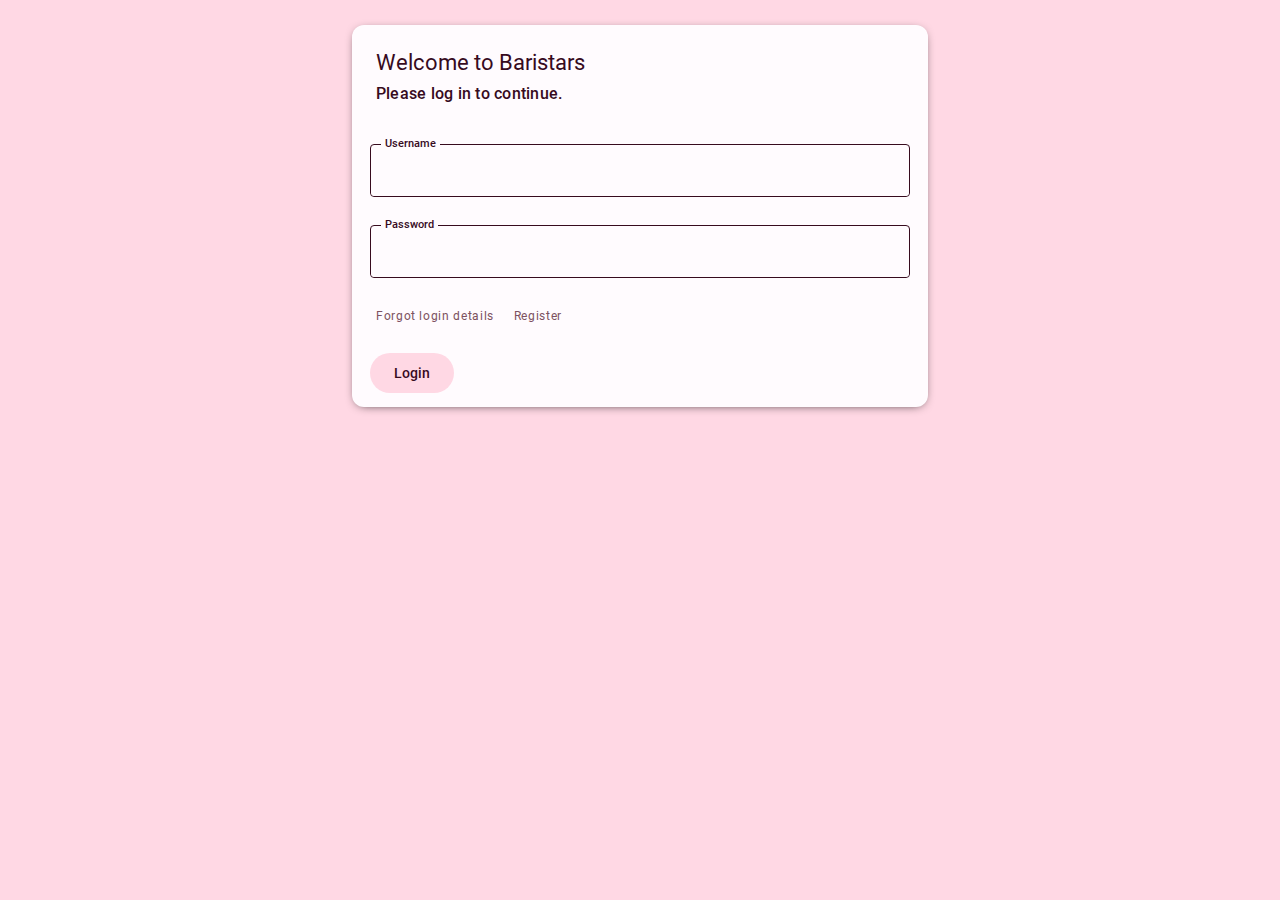
<file: PWA/index.html>
<!DOCTYPE html>
<html lang="en">

<head>
    <meta charset="UTF-8">
    <meta http-equiv="X-UA-Compatible" content="IE=edge">
    <meta name="viewport" content="width=device-width, initial-scale=1.0">
    <meta name="description" content="Baristars - Login">
    <!-- START ICONS/THEME -->
    <link rel="apple-touch-icon" sizes="180x180" href="images/icons/apple-touch-icon.png">
    <link rel="icon" type="image/png" sizes="32x32" href="images/icons/favicon-32x32.png">
    <link rel="icon" type="image/png" sizes="194x194" href="images/icons/favicon-194x194.png">
    <link rel="icon" type="image/png" sizes="192x192" href="images/icons/android-chrome-192x192.png">
    <link rel="icon" type="image/png" sizes="16x16" href="images/icons/favicon-16x16.png">
    <link rel="mask-icon" href="images/icons/safari-pinned-tab.svg" color="#492532">
    <meta name="msapplication-TileColor" content="#492532">
    <meta name="msapplication-TileImage" content="images/icons/mstile-144x144.png">
    <meta name="theme-color" content="#ffd8e4">
    <!-- END ICONS/THEME -->
    <link rel="manifest" href="manifest.json"> 
    <link rel="stylesheet" href="css/md-root.css">
    <link rel="stylesheet" href="css/md-components-small.css">
    <link rel="stylesheet" href="css/md-components-large.css">
    <title>Baristars - Login</title>
</head>

<body>

    <header>

        <!-- TOP APP BAR -->
        <div id="md-top-app-bar-centered">
            <div class="logo" alt="Baristars Logo"></div>
        </div>
        <!-- END TOP APP BAR -->        

    </header>

    <main id="content-container-login">
        
        <!-- CARD (NO IMAGE) -->
        <article class="md-card-elevated login-card" id="login-card">
        
            <aside class="card-text-container">
        
                <form name="login-form" id="login-form" action="#" method="post">
        
                    <article class="body-text-container login-card">
                        <h1 class="md-font-title-large">Welcome to Baristars</h1>
                        <p class="md-font-title-medium">Please log in to continue.</p>
                    </article>

                    <fieldset class="text-input-field">
                        <legend>Username</legend>
                        <input class="md-text-outlined" type="text" id="login-un" name="login-un" maxlength="75" aria-label="Username">
                    </fieldset>

                    <fieldset class="text-input-field">
                        <legend>Password</legend>
                        <input class="md-text-outlined" type="password" id="login-pw" name="login-pw" maxlength="75" aria-label="Password">
                    </fieldset>

                    <article class="body-text-container-note">
                        <p class="md-font-body-small">
                            <a href="#" target="_self">Forgot login details</a>
                            <a href="register.html" target="_self">Register</a> 
                        </p>
                    </article>
                    
                    <p>
                        <a href="home.html" target="_self">
                            <input class="md-cp-button-common-filled" id="login-button" type="button" value="Login" aria-label="Login">
                        </a>
                    </p>
        
                </form>
        
            </aside>
        
        </article>
        <!-- END CARD -->

    </main>

    <footer>
        
    </footer>

    <script>
        //check whether browser support service workers
        if ('serviceWorker' in navigator) {
            //wait until page loaded to avoid delaying rendering
            window.addEventListener('load', function() {
                //register service worker
                navigator.serviceWorker.register('serviceworker.js').then(
                    function(registration) {
           console.log('Service worker registration successful',registration);
                    }, 
                    function(err) {
                   console.log('Service worker registration failed', err);
                });
            });
        }
    </script>

</body>

</html>
</file>
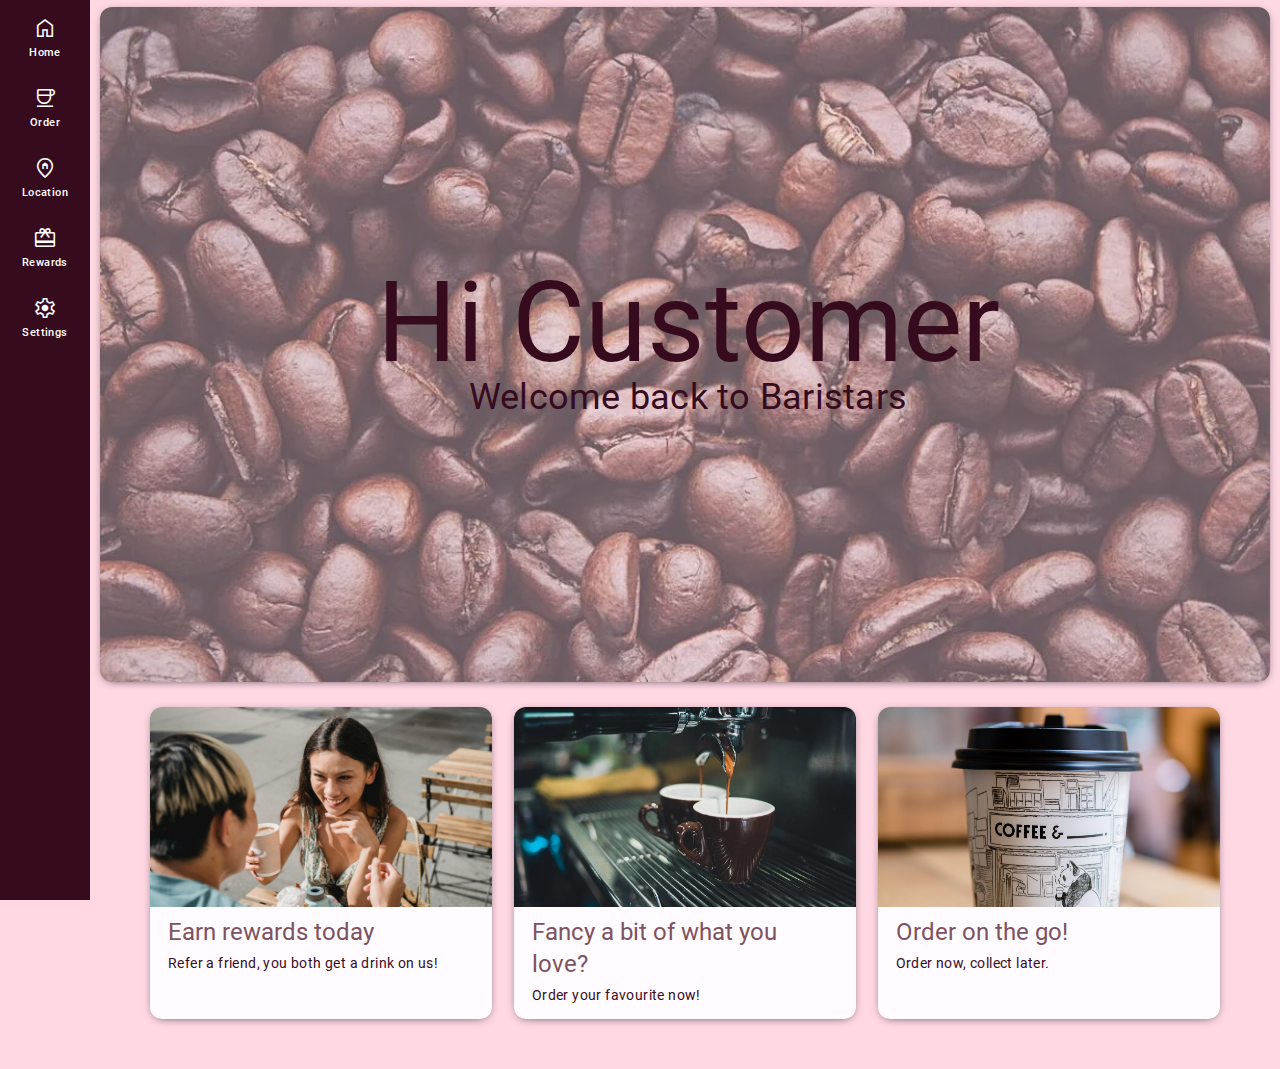
<file: PWA/home.html>
<!DOCTYPE html>
<html lang="en">

<head>
    <meta charset="UTF-8">
    <meta http-equiv="X-UA-Compatible" content="IE=edge">
    <meta name="viewport" content="width=device-width, initial-scale=1.0">
    <meta name="description" content="Baristars - Home">
    <!-- START ICONS/THEME -->
    <link rel="apple-touch-icon" sizes="180x180" href="images/icons/apple-touch-icon.png">
    <link rel="icon" type="image/png" sizes="32x32" href="images/icons/favicon-32x32.png">
    <link rel="icon" type="image/png" sizes="194x194" href="images/icons/favicon-194x194.png">
    <link rel="icon" type="image/png" sizes="192x192" href="images/icons/android-chrome-192x192.png">
    <link rel="icon" type="image/png" sizes="16x16" href="images/icons/favicon-16x16.png">
    <link rel="mask-icon" href="images/icons/safari-pinned-tab.svg" color="#492532">
    <meta name="msapplication-TileColor" content="#492532">
    <meta name="msapplication-TileImage" content="images/icons/mstile-144x144.png">
    <meta name="theme-color" content="#ffd8e4">
    <!-- END ICONS/THEME -->
    <link rel="manifest" href="manifest.json">
    <link rel="stylesheet" href="css/md-root.css">
    <link rel="stylesheet" href="css/md-components-small.css">
    <link rel="stylesheet" href="css/md-components-large.css">
    <link rel="stylesheet" href="https://fonts.googleapis.com/css2?family=Material+Symbols+Outlined:opsz,wght,FILL,GRAD@20..48,100..700,0..1,-50..200" />
    <title>Baristars - Home</title>
</head>

<body>

    <header>
        
        <!-- TOP APP BAR -->
        <section id="md-top-app-bar-centered">
            <div class="logo" alt="Baristars Logo"></div>
        </section>
        <!-- END TOP APP BAR -->
        
        <!-- BOTTOM APP BAR -->
        <nav>
            <ul id="md-cp-bottom-app-bar">
                <li>
                    <a aria-current="page" href="home.html" class="nav-text">
                        <span class="material-symbols-outlined">&#xe88a;</span>
                        <span class="nav-icon-text">Home</span>
                    </a>
                </li>
                <li>
                    <a href="order.html" class="nav-text">
                        <span class="material-symbols-outlined">&#xefef;</span>
                        <span class="nav-icon-text">Order</span>
                    </a>
                </li>
                <li>
                    <a href="location.html" class="nav-text">
                        <span class="material-symbols-outlined">&#xf14d;</span>
                        <span class="nav-icon-text">Location</span>
                    </a>
                </li>
                <li>
                    <a href="rewards.html" class="nav-text">
                        <span class="material-symbols-outlined">&#xe8b1;</span>
                        <span class="nav-icon-text">Rewards</span>
                    </a>
                </li>
                <li>
                    <a href="settings.html" class="nav-text">
                        <span class="material-symbols-outlined">&#xe8b8;</span>
                        <span class="nav-icon-text">Settings</span>
                    </a>
                </li>                
            </ul>
        </nav>
        <!-- END BOTTOM APP BAR -->
        
    </header>

    <main id="content-container">
       
        <section id="content-head-home">
            
            <article class="body-text-container">
                <h1 class="md-font-title-large">Hi Customer</h1>
                <p class="md-font-title-medium">Welcome back to Baristars</p>
            </article>
        
        </section>

        <section id="content-main">

            <!-- CARD (WITH IMAGE) -->
            
            <article class="md-card-elevated">
                <a href="rewards.html" target="_self">
                    <picture class="card-img-container">
                        <source media="(max-width: 75em)" srcset="images/stock/refer-pexels-samson-katt-5226490.webp" type="image/webp">
                        <img class="card-img-refer" src="images/stock/refer-pexels-samson-katt-5226490.jpg" alt="Order your favourite">
                        <!-- stock image from https://www.pexels.com/search/coffee/ -->
                    </picture>

                    <aside class="card-text-container">
                        <h2 class="md-font-headline-small">Earn rewards today</h2>
                        <p class="md-font-body-medium">Refer a friend, you both get a drink on us!</p>
                    </aside>
                </a>
            </article>
            
            <!-- END CARD -->

            <!-- CARD (WITH IMAGE) -->
            
            <article class="md-card-elevated">
                <a href="order.html" target="_self">
                    <picture class="card-img-container">
                        <source media="(max-width: 75em)" srcset="images/stock/machine-pour-pexels-photo-324028.webp" type="image/webp">
                        <img class="card-img-fave" src="images/stock/machine-pour-pexels-photo-324028.jpg" alt="Order your favourite">
                        <!-- stock image from https://www.pexels.com/search/coffee/ -->
                    </picture>

                    <aside class="card-text-container">
                        <h2 class="md-font-headline-small">Fancy a bit of what you love?</h2>
                        <p class="md-font-body-medium">Order your favourite now!</p>
                    </aside>
                </a>
            </article>
            
            <!-- END CARD -->

            <!-- CARD (WITH IMAGE) -->
            
                <article class="md-card-elevated">
                    <a href="#" target="_self">
                        <picture class="card-img-container">
                            <source media="(max-width: 75em)" srcset="images/stock/coffee-takeaway--pexels-photo-885021.webp" type="image/webp">
                            <img class="card-img-takeaway" src="images/stock/coffee-takeaway--pexels-photo-885021.jpg" alt="Order takeaway">
                            <!-- stock image from https://www.pexels.com/search/coffee/ -->
                        </picture> 

                        <aside class="card-text-container">
                            <h2 class="md-font-headline-small">Order on the go!</h2>
                            <p class="md-font-body-medium">Order now, collect later.</p>
                        </aside>
                    </a>
                </article>
            <!-- END CARD -->

        </section>

    </main>

    <footer>
        
    </footer>

    <script>
        //check whether browser support service workers
        if ('serviceWorker' in navigator) {
            //wait until page loaded to avoid delaying rendering
            window.addEventListener('load', function() {
                //register service worker
                navigator.serviceWorker.register('serviceworker.js').then(
                    function(registration) {
            console.log('Service worker registration successful',registration);
                    }, 
                    function(err) {
                   console.log('Service worker registration failed', err);
                });
            });
        }
    </script>

</body>

</html>
</file>
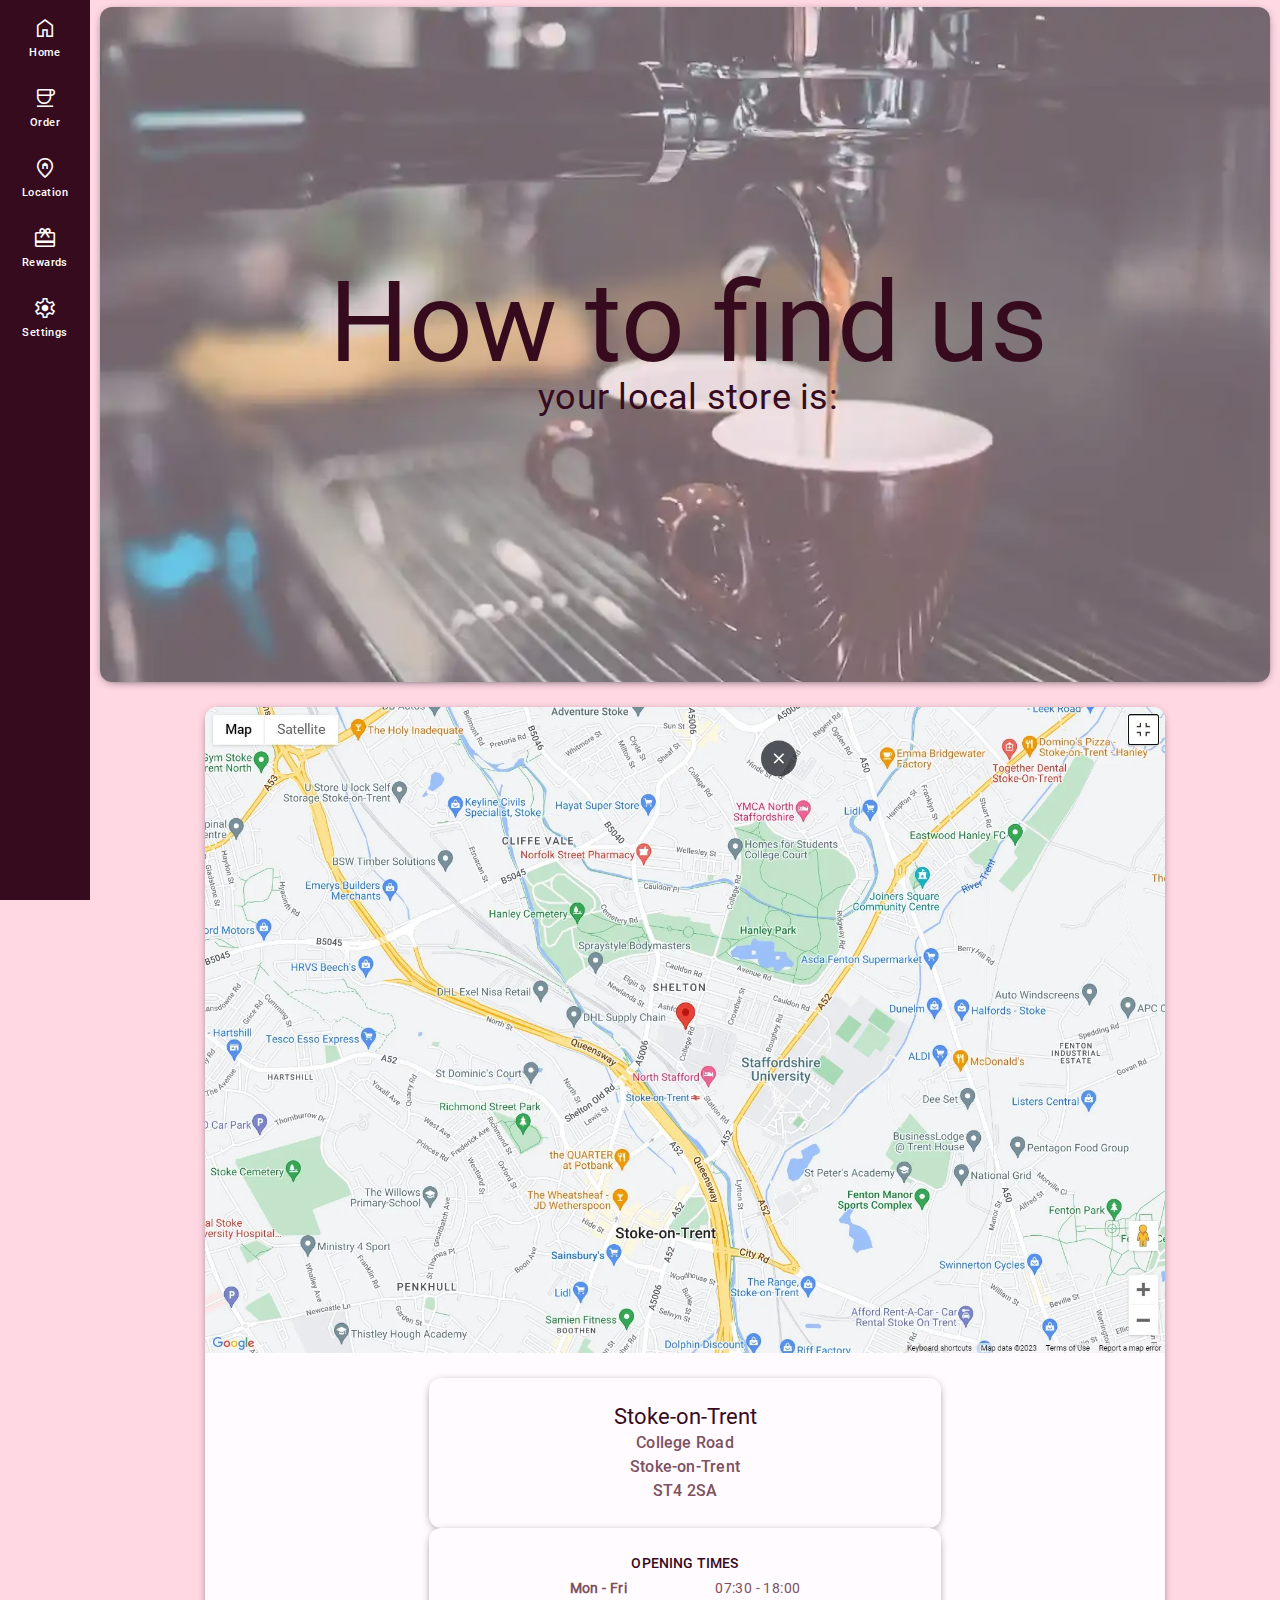
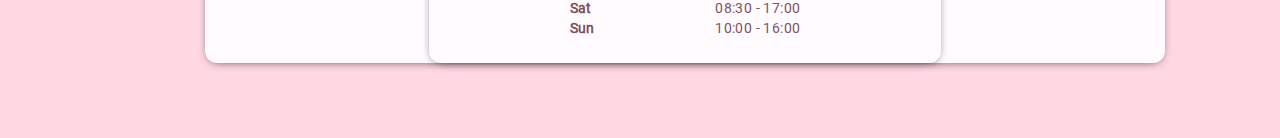
<file: PWA/location.html>
<!DOCTYPE html>
<html lang="en">

<head>
    <meta charset="UTF-8">
    <meta http-equiv="X-UA-Compatible" content="IE=edge">
    <meta name="viewport" content="width=device-width, initial-scale=1.0">
    <meta name="description" content="MAD5 Assignment 2">
    <!-- START ICONS/THEME -->
    <link rel="apple-touch-icon" sizes="180x180" href="images/icons/apple-touch-icon.png">
    <link rel="icon" type="image/png" sizes="32x32" href="images/icons/favicon-32x32.png">
    <link rel="icon" type="image/png" sizes="194x194" href="images/icons/favicon-194x194.png">
    <link rel="icon" type="image/png" sizes="192x192" href="images/icons/android-chrome-192x192.png">
    <link rel="icon" type="image/png" sizes="16x16" href="images/icons/favicon-16x16.png">
    <link rel="mask-icon" href="images/icons/safari-pinned-tab.svg" color="#492532">
    <meta name="msapplication-TileColor" content="#492532">
    <meta name="msapplication-TileImage" content="images/icons/mstile-144x144.png">
    <meta name="theme-color" content="#ffd8e4">
    <!-- END ICONS/THEME -->
    <link rel="manifest" href="manifest.json"> 
    <link rel="stylesheet" href="css/md-root.css">
    <link rel="stylesheet" href="css/md-components-small.css">
    <link rel="stylesheet" href="css/md-components-large.css">
    <link rel="stylesheet" href="https://fonts.googleapis.com/css2?family=Material+Symbols+Outlined:opsz,wght,FILL,GRAD@20..48,100..700,0..1,-50..200" />
    <title>MAD5 Assignment 2 - Welcome</title>
</head>

<body>

    <header>
        
        <!-- TOP APP BAR -->
        <div id="md-top-app-bar-centered">
            <div class="logo" alt="Baristars Logo"></div>
        </div>
        <!-- END TOP APP BAR -->
        
        <!-- BOTTOM APP BAR -->
        <nav>
            <ul id="md-cp-bottom-app-bar">
                <li>
                    <a href="home.html" class="nav-text">
                        <span class="material-symbols-outlined">&#xe88a;</span>
                        <span class="nav-icon-text">Home</span>
                    </a>
                </li>
                <li>
                    <a href="order.html" class="nav-text">
                        <span class="material-symbols-outlined">&#xefef;</span>
                        <span class="nav-icon-text">Order</span>
                    </a>
                </li>
                <li>
                    <a aria-current="page" href="location.html" class="nav-text">
                        <span class="material-symbols-outlined">&#xf14d;</span>
                        <span class="nav-icon-text">Location</span>
                    </a>
                </li>
                <li>
                    <a href="rewards.html" class="nav-text">
                        <span class="material-symbols-outlined">&#xe8b1;</span>
                        <span class="nav-icon-text">Rewards</span>
                    </a>
                </li>
                <li>
                    <a href="settings.html" class="nav-text">
                        <span class="material-symbols-outlined">&#xe8b8;</span>
                        <span class="nav-icon-text">Settings</span>
                    </a>
                </li>                
            </ul>
        </nav>
        <!-- END BOTTOM APP BAR -->
        
    </header>

    <main id="content-container">

        <section id="content-head-order">
            
            <article class="body-text-container">
                <h1 class="md-font-title-large">How to find us</h1>
                <p class="md-font-title-medium">your local store is:</p>
            </article>
        
        </section>

        <section id="content-main-location">

            <!-- CARD (WITH IMAGE) -->
                
            <article id="location-card" class="md-card-elevated">
                
                    <picture class="map-img-container">
                        <source media="(max-width: 75em)" srcset="images/gmap-screenshot.webp" type="image/webp">
                        <img class="card-img-location" src="images/gmap-screenshot.webp" alt="Our location">
                        <!-- image captured from google maps-->
                    </picture> 

                    <aside id="location-details">
                    
                        <div class="body-text-container-location">
                            <h1 class="md-font-title-large">Stoke-on-Trent</h1>
                            <p class="md-font-title-medium">College Road<br>Stoke-on-Trent<br>ST4 2SA</p>
                        </div>
        
                        <div class="body-text-container-location opening-times">
                            <h2 class="md-font-title-small">Opening times</h2>
                            <p class="md-font-body-medium"><span>Mon - Fri</span><span>07:30 - 18:00</span></p>
                            <p class="md-font-body-medium"><span>Sat</span><span>08:30 - 17:00</span></p>
                            <p class="md-font-body-medium"><span>Sun</span><span>10:00 - 16:00</span></p>
                        </div>
        
                    </aside>
                
            </article>
        
            <!-- END CARD -->

        </section>
        
    </main>

    <footer>
        
    </footer>

    <script>
        //check whether browser support service workers
        if ('serviceWorker' in navigator) {
            //wait until page loaded to avoid delaying rendering
            window.addEventListener('load', function() {
                //register service worker
                navigator.serviceWorker.register('serviceworker.js').then(
                    function(registration) {
           console.log('Service worker registration successful',registration);
                    }, 
                    function(err) {
                   console.log('Service worker registration failed', err);
                });
            });
        }
    </script>

</body>

</html>
</file>
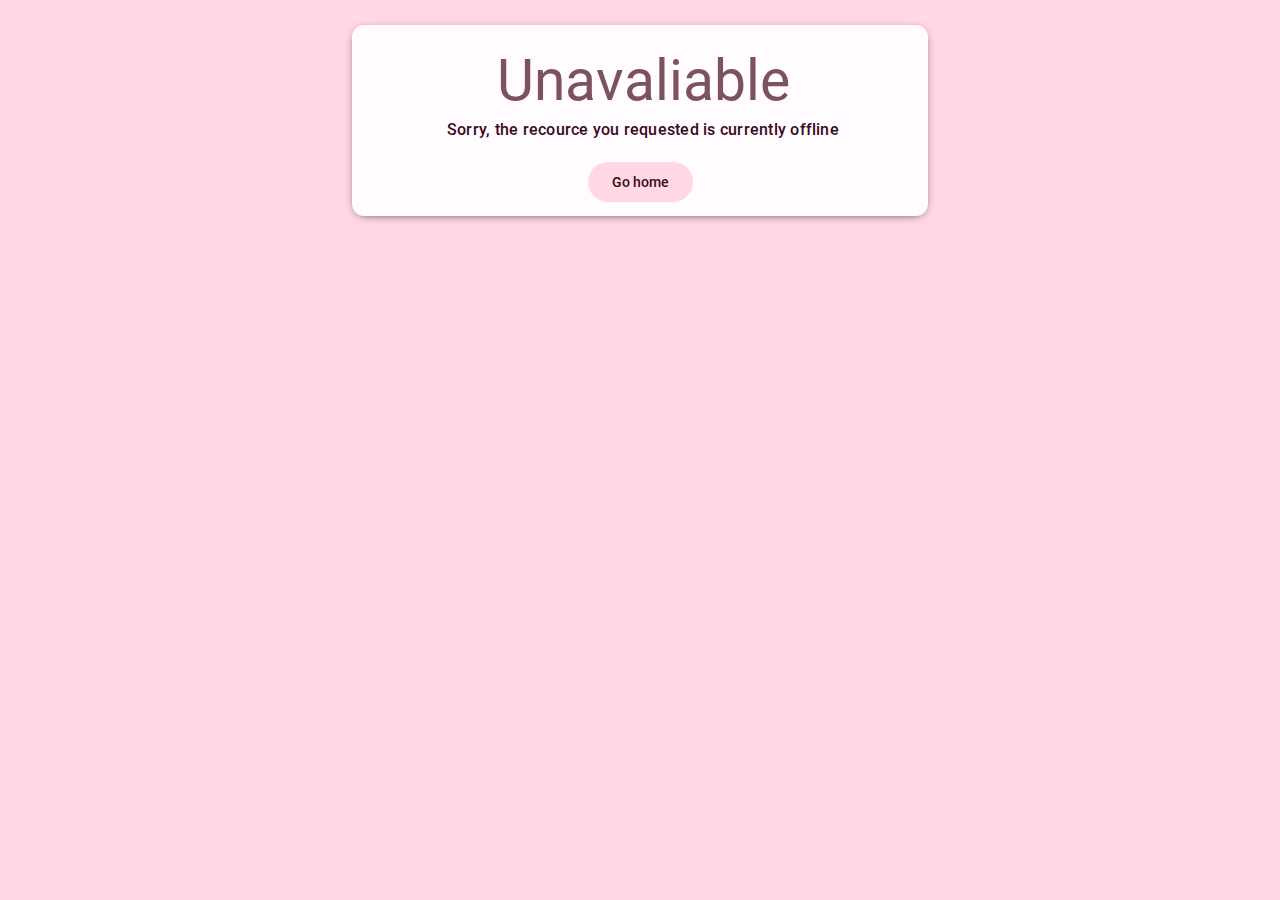
<file: PWA/offline.html>
<!DOCTYPE html>
<html lang="en">

<head>
    <meta charset="UTF-8">
    <meta http-equiv="X-UA-Compatible" content="IE=edge">
    <meta name="viewport" content="width=device-width, initial-scale=1.0">
    <meta name="description" content="Baristars - 404 | Not Found">
    <!-- START ICONS/THEME -->
    <link rel="apple-touch-icon" sizes="180x180" href="images/icons/apple-touch-icon.png">
    <link rel="icon" type="image/png" sizes="32x32" href="images/icons/favicon-32x32.png">
    <link rel="icon" type="image/png" sizes="194x194" href="images/icons/favicon-194x194.png">
    <link rel="icon" type="image/png" sizes="192x192" href="images/icons/android-chrome-192x192.png">
    <link rel="icon" type="image/png" sizes="16x16" href="images/icons/favicon-16x16.png">
    <link rel="mask-icon" href="images/icons/safari-pinned-tab.svg" color="#492532">
    <meta name="msapplication-TileColor" content="#492532">
    <meta name="msapplication-TileImage" content="images/icons/mstile-144x144.png">
    <meta name="theme-color" content="#ffd8e4">
    <!-- END ICONS/THEME -->
    <link rel="manifest" href="manifest.json"> 
    <link rel="stylesheet" href="css/md-root.css">
    <link rel="stylesheet" href="css/md-components-small.css">
    <link rel="stylesheet" href="css/md-components-large.css">
    <link rel="stylesheet" href="https://fonts.googleapis.com/css2?family=Material+Symbols+Outlined:opsz,wght,FILL,GRAD@20..48,100..700,0..1,-50..200" />
    <title>Baristars | Offline</title>
</head>

<body>

    <header>

        <!-- TOP APP BAR -->
        <div id="md-top-app-bar-centered">
            <div class="logo" alt="Baristars Logo"></div>
        </div>
        <!-- END TOP APP BAR -->        

    </header>

    <main id="content-container-404">
        
        <!-- CARD (NO IMAGE) -->
        <article class="md-card-elevated login-card">
        
            <aside class="card-text-container">
        
                    <article class="body-text-container card-404">
                        <h1 class="md-font-display-large">Unavaliable</h1>
                        <p class="md-font-title-medium">Sorry, the recource you requested is currently offline</p>
                    </article>
                    <article class="body-text-container card-404">
                    <p>
                        <a href="home.html" target="_self">    
                            <input class="md-cp-button-common-filled" type="button" value="Go home">
                        </a>
                    </p>
                   </article>
      
            </aside>
        
        </article>
        <!-- END CARD -->

    </main>

    <footer>
        
    </footer>

    <script>
        //check whether browser support service workers
        if ('serviceWorker' in navigator) {
            //wait until page loaded to avoid delaying rendering
            window.addEventListener('load', function() {
                //register service worker
                navigator.serviceWorker.register('serviceworker.js').then(
                    function(registration) {
           console.log('Service worker registration successful',registration);
                    }, 
                    function(err) {
                   console.log('Service worker registration failed', err);
                });
            });
        }
    </script>

</body>

</html>
</file>
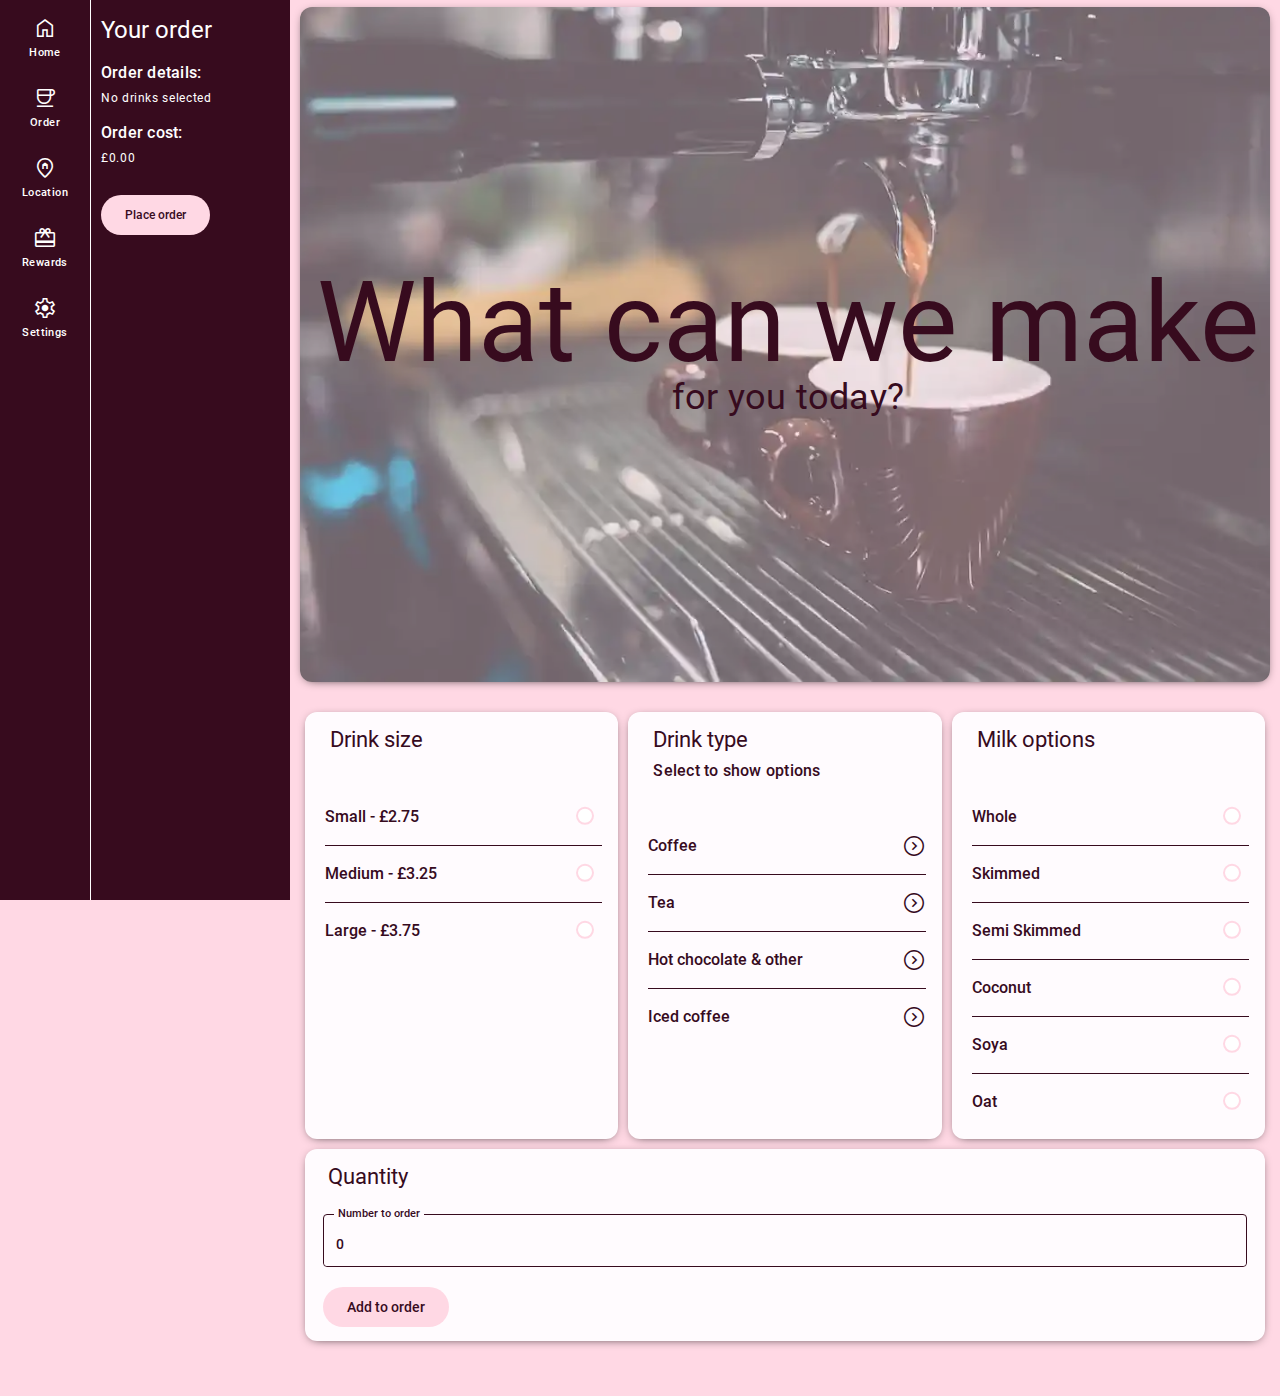
<file: PWA/order.html>
<!DOCTYPE html>
<html lang="en">

<head>
    <meta charset="UTF-8">
    <meta http-equiv="X-UA-Compatible" content="IE=edge">
    <meta name="viewport" content="width=device-width, initial-scale=1.0">
    <meta name="description" content="Baristars - Order">
    <!-- START ICONS/THEME -->
    <link rel="apple-touch-icon" sizes="180x180" href="images/icons/apple-touch-icon.png">
    <link rel="icon" type="image/png" sizes="32x32" href="images/icons/favicon-32x32.png">
    <link rel="icon" type="image/png" sizes="194x194" href="images/icons/favicon-194x194.png">
    <link rel="icon" type="image/png" sizes="192x192" href="images/icons/android-chrome-192x192.png">
    <link rel="icon" type="image/png" sizes="16x16" href="images/icons/favicon-16x16.png">
    <link rel="mask-icon" href="images/icons/safari-pinned-tab.svg" color="#492532">
    <meta name="msapplication-TileColor" content="#492532">
    <meta name="msapplication-TileImage" content="images/icons/mstile-144x144.png">
    <meta name="theme-color" content="#ffd8e4">
    <!-- END ICONS/THEME -->
    <link rel="manifest" href="manifest.json"> 
    <link rel="stylesheet" href="css/md-root.css">
    <link rel="stylesheet" href="css/md-components-small.css">
    <link rel="stylesheet" href="css/md-components-large.css">
    <link rel="stylesheet" href="https://fonts.googleapis.com/css2?family=Material+Symbols+Outlined:opsz,wght,FILL,GRAD@20..48,100..700,0..1,-50..200" />
    <title>Baristars - Order</title>
</head>

<body>

    <header>
    
        <!-- TOP APP BAR -->
        <div id="md-top-app-bar-centered">
            <div class="logo" alt="Baristars Logo"></div>
        </div>
        <!-- END TOP APP BAR -->
        
        <!-- BOTTOM APP BAR -->
        <nav>
            <ul id="md-cp-bottom-app-bar">
                <li>
                    <a href="home.html" class="nav-text">
                        <span class="material-symbols-outlined">&#xe88a;</span>
                        <span class="nav-icon-text">Home</span>
                    </a>
                </li>
                <li>
                    <a aria-current="page" href="order.html" class="nav-text">
                        <span class="material-symbols-outlined">&#xefef;</span>
                        <span class="nav-icon-text">Order</span>
                    </a>
                </li>
                <li>
                    <a href="location.html" class="nav-text">
                        <span class="material-symbols-outlined">&#xf14d;</span>
                        <span class="nav-icon-text">Location</span>
                    </a>
                </li>
                <li>
                    <a href="rewards.html" class="nav-text">
                        <span class="material-symbols-outlined">&#xe8b1;</span>
                        <span class="nav-icon-text">Rewards</span>
                    </a>
                </li>
                <li>
                    <a href="settings.html" class="nav-text">
                        <span class="material-symbols-outlined">&#xe8b8;</span>
                        <span class="nav-icon-text">Settings</span>
                    </a>
                </li>                
            </ul>
        </nav>
        <!-- END BOTTOM APP BAR -->
        
    </header>

    <main id="content-container-order">

        <section id="content-head-order">
            
            <article class="body-text-container">
                <h1 class="md-font-title-large">What can we make</h1>
                <p class="md-font-title-medium">for you today?</p>
            </article>
        
        </section>

        <form action="#" method="post">

            <section id="drink-type">

                 <!-- CARD  -->
                 <article class="md-card-elevated">

                    <aside class="card-text-container">

                        <fieldset class="md-list">

                            <article class="body-text-container">
                                <h1 class="md-font-title-large">Drink size</h1>
                            </article>

                            <dl id="drink-option-size" class="logout-list-item parent-category" aria-label="drink size options">
                                <dd>
                                    <span>Small - £2.75</span>
                                    <span>
                                        <input type="radio" id="drink-small" name="drink-option-size" value="drink-small" aria-label="Select small drink">
                                    </span>
                                </dd>
                                <dd>
                                    <span>Medium - £3.25</span>
                                    <span>
                                        <input type="radio" id="drink-medium" name="drink-option-size" value="drink-medium" aria-label="Select medium drink">
                                    </span>
                                </dd>
                                <dd>
                                    <span>Large - £3.75</span>
                                    <span>
                                        <input type="radio" id="drink-large" name="drink-option-size" value="drink-large" aria-label="Select large drink">
                                    </span>
                                </dd>
                            </dl>

                        </fieldset>

                    </aside>
                
                </article>
                <!-- END CARD -->

                <!-- CARD  -->
                <article class="md-card-elevated">
        
                    <aside class="card-text-container">

                        <fieldset class="md-list">

                            <article class="body-text-container">
                                <h1 class="md-font-title-large">Drink type</h1>
                                <p class="md-font-title-medium">Select to show options</p>
                            </article>

                            <dl id="drink-option-type" class="logout-list-item parent-category" aria-label="drink type options">
                                <dd>
                                    <span>Coffee</span>
                                    <span id="options-trigger-coffee" class="material-symbols-outlined">&#xe7cd;</span>
                                </dd>

                                    <dl id="options-coffee" class="logout-list-item hide" aria-label="coffee options">
                                        <dd>
                                            <span>Latte</span>
                                            <span>
                                                <input type="radio" id="drink-latte" name="drink-type" value="latte" aria-label="Select drink type latte">
                                            </span>
                                        </dd>
                                        <dd>
                                            <span>Cappuccino</span>
                                            <span>
                                                <input type="radio" id="drink-cappuccino" name="drink-type" value="cappuccino" aria-label="Select drink type cappuccino">
                                            </span>
                                        </dd>
                                        <dd>
                                            <span>Americano</span>
                                            <span>
                                                <input type="radio" id="drink-americano" name="drink-type" value="americano" aria-label="Select drink type americano">
                                            </span>
                                        </dd>
                                        <dd>
                                            <span>Espresso</span>
                                            <span>
                                                <input type="radio" id="drink-espresso" name="drink-type" value="espresso" aria-label="Select drink type espresso">
                                            </span>
                                        </dd>
                                        <dd>
                                            <span>Flat White</span>
                                            <span>
                                                <input type="radio" id="drink-flat-white" name="drink-type" value="flat-white" aria-label="Select drink type flat white">
                                            </span>
                                        </dd>
                                        <dd>
                                            <span>Flat Black</span>
                                            <span>
                                                <input type="radio" id="drink-flat-black" name="drink-type" value="flat-black" aria-label="Select drink type flat black">
                                            </span>
                                        </dd>
                                        <dd>
                                            <span>Macchiato</span>
                                            <span>
                                                <input type="radio" id="drink-macchiato" name="drink-type" value="macchiato" aria-label="Select drink type macchiato">
                                            </span>
                                        </dd>
                                        <dd>
                                            <span>Mocha</span>
                                            <span>
                                                <input type="radio" id="drink-mocha" name="drink-type" value="mocha" aria-label="Select drink type mocha">
                                            </span>
                                        </dd>
                                    </dl>

                                <dd>
                                    <span>Tea</span>
                                    <span id="options-trigger-tea" class="material-symbols-outlined">&#xe7cd;</span>
                                </dd>

                                    <dl id="options-tea" class="logout-list-item hide" aria-label="tea options">
                                        <dd>
                                            <span>English Breakfast Tea</span>
                                            <span>
                                                <input type="radio" id="drink-breakfast-tea" name="drink-type" value="breakfast-tea" aria-label="Select drink breakfast tea">
                                            </span>
                                        </dd>
                                        <dd>
                                            <span>Decaf Tea</span>
                                            <span>
                                                <input type="radio" id="drink-mocha" name="drink-type" value="decaf-tea" aria-label="Select drink type decaf tea">
                                            </span>
                                        </dd>
                                        <dd>
                                            <span>Earl Grey Tea</span>
                                            <span>
                                                <input type="radio" id="drink-mocha" name="drink-type" value="earl-grey-tea" aria-label="Select drink type earl grey tea">
                                            </span>
                                        </dd>
                                        <dd>
                                            <span>Green Tea</span>
                                            <span>
                                                <input type="radio" id="drink-mocha" name="drink-type" value="green-tea" aria-label="Select drink type green tea">
                                            </span>
                                        </dd>
                                    </dl>

                                <dd>
                                    <span>Hot chocolate & other</span>
                                    <span id="options-trigger-choc" class="material-symbols-outlined">&#xe7cd;</span>
                                </dd>

                                    <dl id="options-choc" class="logout-list-item hide" aria-label="hot chocolate and other options">
                                        <dd>
                                            <span>Hot Chocolate</span>
                                            <span>
                                                <input type="radio" id="drink-hot-chocolate" name="drink-type" value="hot-chocolate" aria-label="Select drink type hot chocolate">
                                            </span>
                                        </dd>
                                        <dd>
                                            <span>White Hot Chocolate</span>
                                            <span>
                                                <input type="radio" id="drink-white-hot-chocolate" name="drink-type" value="white-hot-chocolate" aria-label="Select drink type white hot chocolate">
                                            </span>
                                        </dd>
                                        <dd>
                                            <span>Chai Latte</span>
                                            <span>
                                                <input type="radio" id="drink-chai-latte" name="drink-type" value="chai-latte" aria-label="Select drink type chai latte">
                                            </span>
                                        </dd>
                                    </dl>

                                <dd id="last-list-item">
                                    <span>Iced coffee</span>
                                    <span id="options-trigger-iced" class="material-symbols-outlined">&#xe7cd;</span>
                                </dd>

                                    <dl id="options-iced" class="logout-list-item hide" aria-label="iced tea options">
                                        <dd>
                                            <span>Iced Latte</span>
                                            <span>
                                                <input type="radio" id="drink-breakfast-tea" name="drink-type" value="breakfast-tea" aria-label="Select drink type breakfast tea">
                                            </span>
                                        </dd>
                                        <dd>
                                            <span>Iced Flat White</span>
                                            <span>
                                                <input type="radio" id="drink-decaf-tea" name="drink-type" value="decaf-tea" aria-label="Select drink type decaf tea">
                                            </span>
                                        </dd>
                                        <dd>
                                            <span>Iced Cappuccino</span>
                                            <span>
                                                <input type="radio" id="drink-earl-grey-tea" name="drink-type" value="earl-grey-tea" aria-label="Select drink type earl grey tea">
                                            </span>
                                        </dd>
                                    </dl>

                            </dl>

                        </fieldset>

                    </aside>
                
                </article>
                <!-- END CARD -->
            
                <!-- CARD -->
                <article class="md-card-elevated hide" id="options-milk">

                    <aside class="card-text-container">

                        <fieldset class="md-list">

                            <article class="body-text-container">
                                <h1 class="md-font-title-large">Milk options</h1>
                            </article>

                            <dl id="drink-option-milk" class="logout-list-item parent-category" aria-label="milk type options">
                                <dd>
                                    <span>Whole</span>
                                    <span>
                                        <input type="radio" id="options-milk-whole" name="drink-option-milk" value="milk-whole" aria-label="Select whole milk">
                                    </span>
                                </dd>
                                <dd>
                                    <span>Skimmed</span>
                                    <span>
                                        <input type="radio" id="options-milk-skimmed" name="drink-option-milk" value="milk-skimmed" aria-label="Select skimmed milk">
                                    </span>
                                </dd>
                                <dd>
                                    <span>Semi Skimmed</span>
                                    <span>
                                        <input type="radio" id="options-milk-semi" name="drink-option-milk" value="milk-semi" aria-label="Select semi-skimmed milk">
                                    </span>
                                </dd>
                                <dd>
                                    <span>Coconut</span>
                                    <span>
                                        <input type="radio" id="options-milk-coconut" name="drink-option-milk" value="milk-coconut" aria-label="Select coconut milk">
                                    </span>
                                </dd>
                                <dd>
                                    <span>Soya</span>
                                    <span>
                                        <input type="radio" id="options-milk-soya" name="drink-option-milk" value="milk-soya" aria-label="Select soya milk">
                                    </span>
                                </dd>
                                <dd>
                                    <span>Oat</span>
                                    <span>
                                        <input type="radio" id="options-milk-oat" name="drink-option-milk" value="milk-oat" aria-label="Select oat milk">
                                    </span>
                                </dd>
                            </dl>
                        </fieldset>

                    </aside>
                
                </article>
                <!-- END CARD -->

                <!-- CARD -->
                <article class="md-card-elevated">
                        
                    <aside class="card-text-container">
                        <article class="body-text-container">
                            <h1 class="md-font-title-large">Quantity</h1>
                        </article>
                        <fieldset class="text-input-field">
                            <legend>Number to order</legend>
                            <input class="md-text-outlined" type="number" id="number-of-drinks" name="number-of-drinks" maxlength="3" value="0" aria-label="Select number of drinks">
                        </fieldset>

                        <p>
                            <input class="md-cp-button-common-filled" type="button" name="add-to-order" id="add-to-order" value="Add to order" aria-label="Add drink to order">
                        </p>
                    </aside>

                </article>
                <!-- END CARD -->

                <!-- CARD -->
                <article id="place-order-card" class="md-card-elevated">
        
                    <aside class="card-text-container">
                        
                        <article class="body-text-container" id="order-summary">
                            <h1 class="md-font-title-large order-bar-title">Your order</h1>
                            <p class="md-font-title-medium order-bar-subhead">Order details:</p>
                            <p class="md-font-body-small order-bar-detail" id="order-details">No drinks selected</p>
                            <p class="md-font-title-medium order-bar-subhead">Order cost:</p>
                            <p class="md-font-body-small order-bar-detail" id="order-cost">£0.00</p>
                        </article>
                        
                    </aside>

                    <aside class="card-text-container">
                        <p>
                            <input class="md-cp-button-common-filled" type="button" name="place-order" id="place-order-button" value="Place order" aria-label="Place order button">
                        </p>
                    </aside>

                </article>
                <!-- END CARD -->

            </section>

        </form>
        
    </main>

    <footer>
        
    </footer>

    <script src="js/order.js"></script>

    <script>
        //check whether browser support service workers
        if ('serviceWorker' in navigator) {
            //wait until page loaded to avoid delaying rendering
            window.addEventListener('load', function() {
                //register service worker
                navigator.serviceWorker.register('serviceworker.js').then(
                    function(registration) {
           console.log('Service worker registration successful',registration);
                    }, 
                    function(err) {
                   console.log('Service worker registration failed', err);
                });
            });
        }
    </script>

</body>

</html>
</file>
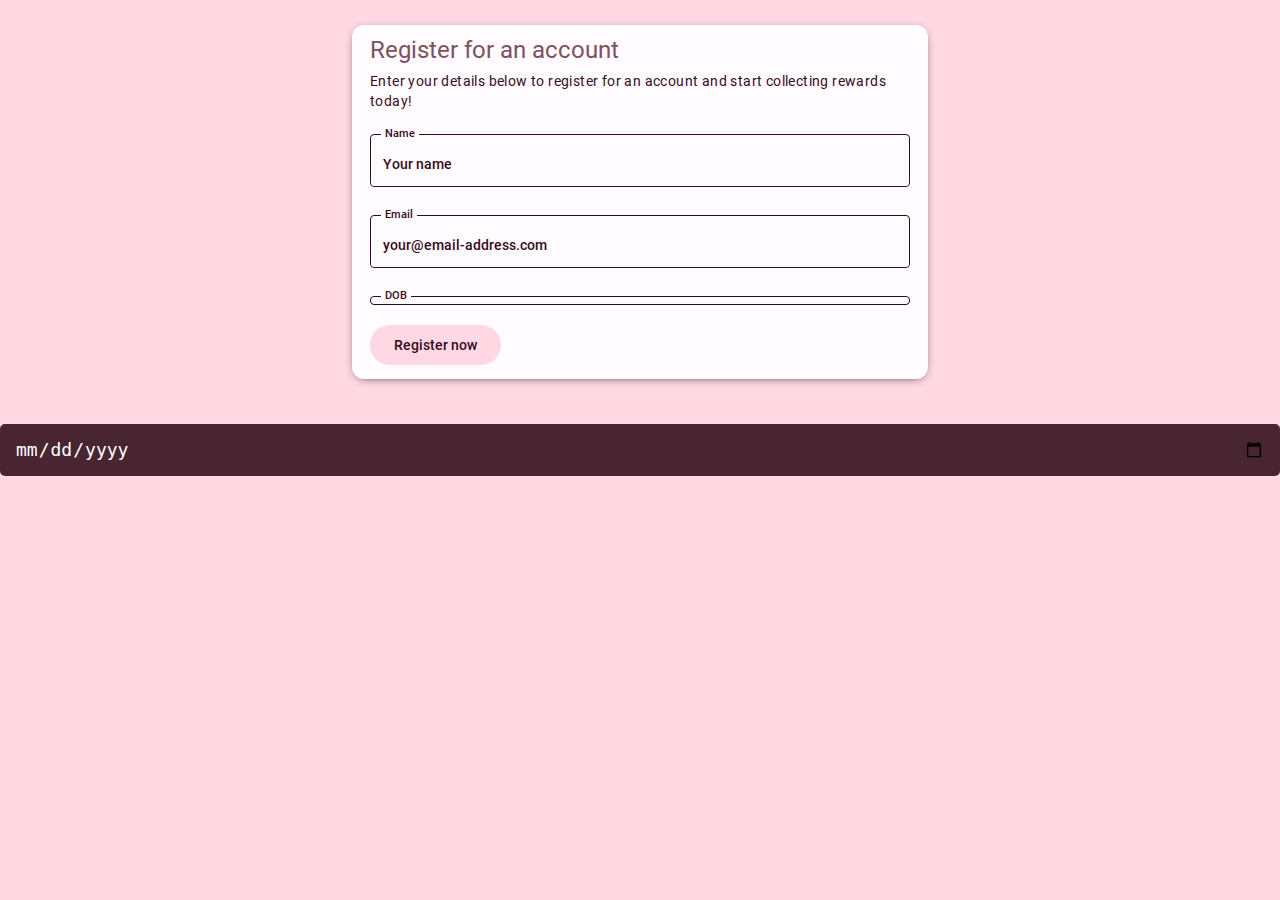
<file: PWA/register.html>
<!DOCTYPE html>
<html lang="en">

<head>
    <meta charset="UTF-8">
    <meta http-equiv="X-UA-Compatible" content="IE=edge">
    <meta name="viewport" content="width=device-width, initial-scale=1.0">
    <meta name="description" content="Baristars - Register">
    <!-- START ICONS/THEME -->
    <link rel="apple-touch-icon" sizes="180x180" href="images/icons/apple-touch-icon.png">
    <link rel="icon" type="image/png" sizes="32x32" href="images/icons/favicon-32x32.png">
    <link rel="icon" type="image/png" sizes="194x194" href="images/icons/favicon-194x194.png">
    <link rel="icon" type="image/png" sizes="192x192" href="images/icons/android-chrome-192x192.png">
    <link rel="icon" type="image/png" sizes="16x16" href="images/icons/favicon-16x16.png">
    <link rel="mask-icon" href="images/icons/safari-pinned-tab.svg" color="#492532">
    <meta name="msapplication-TileColor" content="#492532">
    <meta name="msapplication-TileImage" content="images/icons/mstile-144x144.png">
    <meta name="theme-color" content="#ffd8e4">
    <!-- END ICONS/THEME -->
    <link rel="manifest" href="manifest.json"> 
    <link rel="stylesheet" href="css/md-root.css">
    <link rel="stylesheet" href="css/md-components-small.css">
    <link rel="stylesheet" href="css/md-components-large.css">
    <title>Baristars - Register</title>
</head>

<body>

    <header>

        <!-- TOP APP BAR -->
        <div id="md-top-app-bar-centered">
            <div class="logo" alt="Baristars Logo"></div>
        </div>
        <!-- END TOP APP BAR -->        

    </header>

    <main id="content-container-login">
        
        <!-- CARD (NO IMAGE) -->
        <article class="md-card-elevated login-card" id="login-card">
        
            <aside class="card-text-container">
        
                <h2 class="md-font-headline-small">Register for an account</h2>
                <p class="md-font-body-medium">Enter your details below to register for an account and start collecting rewards today!</p>

                <form name="register" id="register-form" action="#" method="post">

                    <fieldset class="text-input-field">
                        <legend>Name</legend>
                        <input class="md-text-outlined" type="text" id="register-name" name="register-name" maxlength="75" value="Your name" aria-label="Your friends name">
                    </fieldset>

                    <fieldset class="text-input-field">
                        <legend>Email</legend>
                        <input class="md-text-outlined" type="email" id="register-email" name="register-email" maxlength="100" value="your@email-address.com" aria-label="Your frinds email address">
                    </fieldset>

                    <fieldset class="text-input-field">
                        <legend>DOB</legend>
                        <input class="md-text-outlined" type="date" id="register-dob" name="register-dob" aria-label="Your date of birth">
                    </fieldset>

                    <p>
                        <a href="index.html" target="_self">  
                            <input class="md-cp-button-common-filled" name="register-submit" id="register-submit" type="button" value="Register now" aria-label="Submit your registration">
                        </a>
                    </p>

                </form>
        
            </aside>
        
        </article>
        <!-- END CARD -->

    </main>

    <footer>
        
    </footer>

    <script>
        //check whether browser support service workers
        if ('serviceWorker' in navigator) {
            //wait until page loaded to avoid delaying rendering
            window.addEventListener('load', function() {
                //register service worker
                navigator.serviceWorker.register('serviceworker.js').then(
                    function(registration) {
           console.log('Service worker registration successful',registration);
                    }, 
                    function(err) {
                   console.log('Service worker registration failed', err);
                });
            });
        }
    </script>

</body>

</html>
</file>
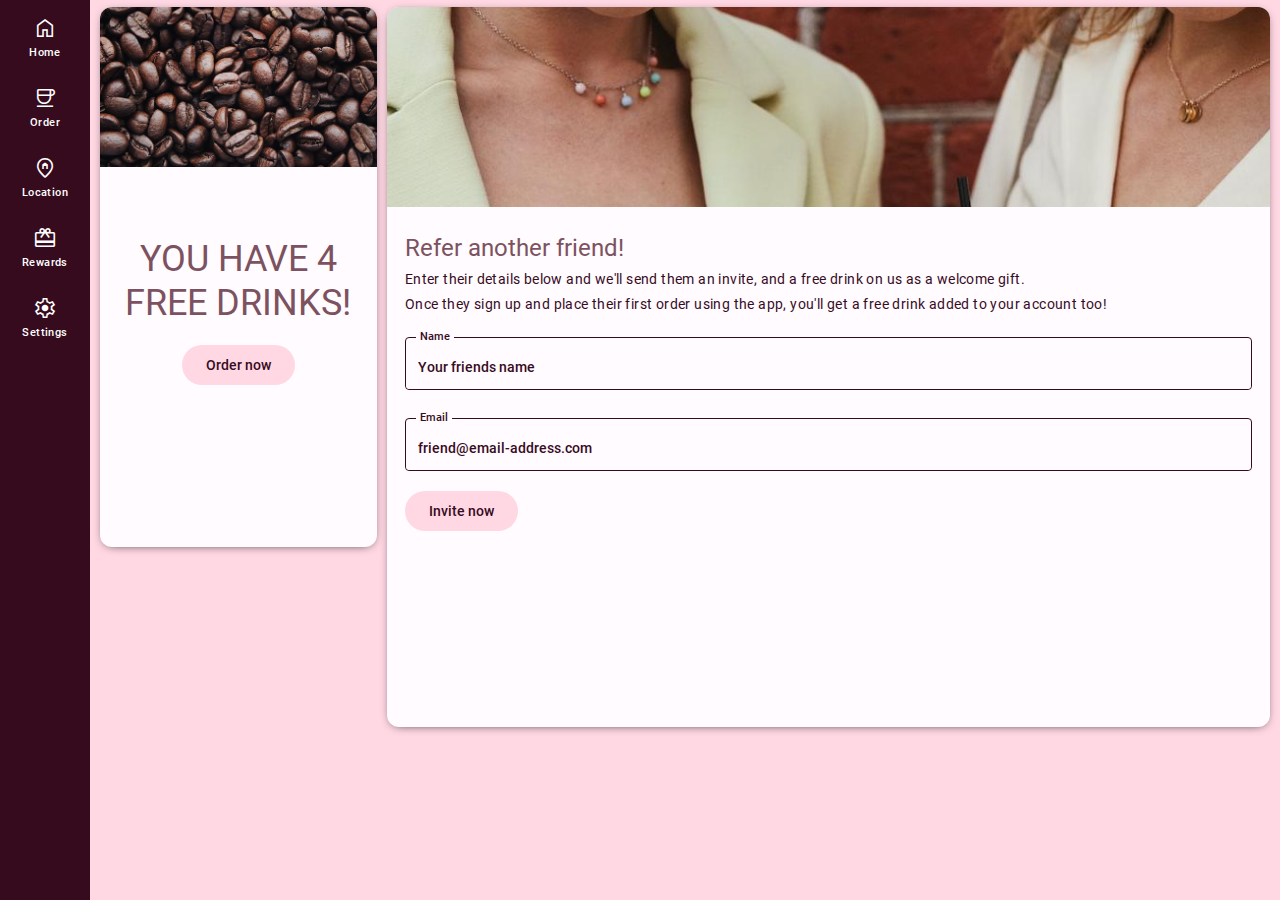
<file: PWA/rewards.html>
<!DOCTYPE html>
<html lang="en">

<head>
    <meta charset="UTF-8">
    <meta http-equiv="X-UA-Compatible" content="IE=edge">
    <meta name="viewport" content="width=device-width, initial-scale=1.0">
    <meta name="description" content="Baristars - Rewards">
    <!-- START ICONS/THEME -->
    <link rel="apple-touch-icon" sizes="180x180" href="images/icons/apple-touch-icon.png">
    <link rel="icon" type="image/png" sizes="32x32" href="images/icons/favicon-32x32.png">
    <link rel="icon" type="image/png" sizes="194x194" href="images/icons/favicon-194x194.png">
    <link rel="icon" type="image/png" sizes="192x192" href="images/icons/android-chrome-192x192.png">
    <link rel="icon" type="image/png" sizes="16x16" href="images/icons/favicon-16x16.png">
    <link rel="mask-icon" href="images/icons/safari-pinned-tab.svg" color="#492532">
    <meta name="msapplication-TileColor" content="#492532">
    <meta name="msapplication-TileImage" content="images/icons/mstile-144x144.png">
    <meta name="theme-color" content="#ffd8e4">
    <!-- END ICONS/THEME -->
    <link rel="manifest" href="manifest.json"> 
    <link rel="stylesheet" href="css/md-root.css">
    <link rel="stylesheet" href="css/md-components-small.css">
    <link rel="stylesheet" href="css/md-components-large.css">
    <link rel="stylesheet" href="https://fonts.googleapis.com/css2?family=Material+Symbols+Outlined:opsz,wght,FILL,GRAD@20..48,100..700,0..1,-50..200" />
    <title>Baristars - Rewards</title>
</head>

<body>

    <header>
        
        <!-- TOP APP BAR -->
        <section id="md-top-app-bar-centered">
            <div class="logo" alt="Baristars Logo"></div>
        </section>
        <!-- END TOP APP BAR -->
        
        <!-- BOTTOM APP BAR -->
        <nav>
            <ul id="md-cp-bottom-app-bar">
                <li>
                    <a href="home.html" class="nav-text">
                        <span class="material-symbols-outlined">&#xe88a;</span>
                        <span class="nav-icon-text">Home</span>
                    </a>
                </li>
                <li>
                    <a href="order.html" class="nav-text">
                        <span class="material-symbols-outlined">&#xefef;</span>
                        <span class="nav-icon-text">Order</span>
                    </a>
                </li>
                <li>
                    <a href="location.html" class="nav-text">
                        <span class="material-symbols-outlined">&#xf14d;</span>
                        <span class="nav-icon-text">Location</span>
                    </a>
                </li>
                <li>
                    <a aria-current="page" href="rewards.html" class="nav-text">
                        <span class="material-symbols-outlined">&#xe8b1;</span>
                        <span class="nav-icon-text">Rewards</span>
                    </a>
                </li>
                <li>
                    <a href="settings.html" class="nav-text">
                        <span class="material-symbols-outlined">&#xe8b8;</span>
                        <span class="nav-icon-text">Settings</span>
                    </a>
                </li>                
            </ul>
        </nav>
        <!-- END BOTTOM APP BAR -->
        
    </header>

    <main id="content-container-rewards">

        <article class="body-text-container" id="rewards-title">
            <h1 class="md-font-title-large">Hi Customer</h1>
            <p class="md-font-title-medium">You have rewards to use!</p>
        </article>
        
        <!-- CARD (WITH IMAGE) -->
            <article class="md-card-elevated">
                <picture class="card-img-container">
                    <source media="(max-width: 75em)" srcset="images/stock/beans--pexels-photo-1695052.webp" type="image/webp">
                    <img class="card-img-fave" src="images/stock/beans--pexels-photo-1695052.jpg" alt="Order your favourite">
                    <!-- stock image from https://www.pexels.com/search/coffee/ -->
                </picture>

                <aside class="card-text-container" id="free-drinks-box">
                    <h2 class="md-font-headline-small">You have 4 free drinks!</h2>
                    <form name="reward_order" action="order.html" method="post">

                        <p>
                            <a href="order.html" target="_self"> 
                                <input class="md-cp-button-common-filled" id="order-free" type="button" value="Order now" aria-label="Order free drink now">
                            </a>
                        </p>

                        <p>
                            <input type="hidden" name="promo" id="promo" value="xyz123-free">
                        </p>

                    </form>

                </aside>

            </article>
        <!-- END CARD -->

        <!-- CARD (WITH IMAGE) -->
            <article class="md-card-elevated">
                <picture class="card-img-container">
                    <source media="(max-width: 75em)" srcset="images/stock/friends-pexels-marcus-aurelius-9789436.webp" type="image/webp">
                    <img class="card-img-friends" src="images/stock/friends-pexels-marcus-aurelius-9789436.jpg" alt="Order your favourite">
                    <!-- stock image from https://www.pexels.com/search/coffee/ -->
                </picture>

                <aside class="card-text-container" id="refer-form-box">
                    <h2 class="md-font-headline-small">Refer another friend!</h2>
                    <p class="md-font-body-medium">Enter their details below and we'll send them an invite, and a free drink on us as a welcome gift.</p>
                    <p class="md-font-body-medium">Once they sign up and place their first order using the app, you'll get a free drink added to your account too!</p>

                    <form name="refer_friend" action="#" method="post">

                        <fieldset class="text-input-field">
                            <legend>Name</legend>
                            <input class="md-text-outlined" type="text" id="refer-name" name="refer-name" maxlength="75" value="Your friends name" aria-label="Your friends name">
                        </fieldset>

                        <fieldset class="text-input-field">
                            <legend>Email</legend>
                            <input class="md-text-outlined" type="email" id="refer-email" name="refer-email" maxlength="100" value="friend@email-address.com" aria-label="Your frinds email address">
                        </fieldset>

                        <p>
                            <a href="#" target="_self">  
                                <input class="md-cp-button-common-filled" name="refer-submit" id="refer-submit" type="button" value="Invite now" aria-label="Submit your friends details">
                            </a>
                        </p>

                    </form>

                </aside>

            </article>
        <!-- END CARD -->
        
    </main>

    <footer>
        
    </footer>

    <script>
        //check whether browser support service workers
        if ('serviceWorker' in navigator) {
            //wait until page loaded to avoid delaying rendering
            window.addEventListener('load', function() {
                //register service worker
                navigator.serviceWorker.register('serviceworker.js').then(
                    function(registration) {
           console.log('Service worker registration successful',registration);
                    }, 
                    function(err) {
                   console.log('Service worker registration failed', err);
                });
            });
        }
    </script>

</body>

</html>
</file>
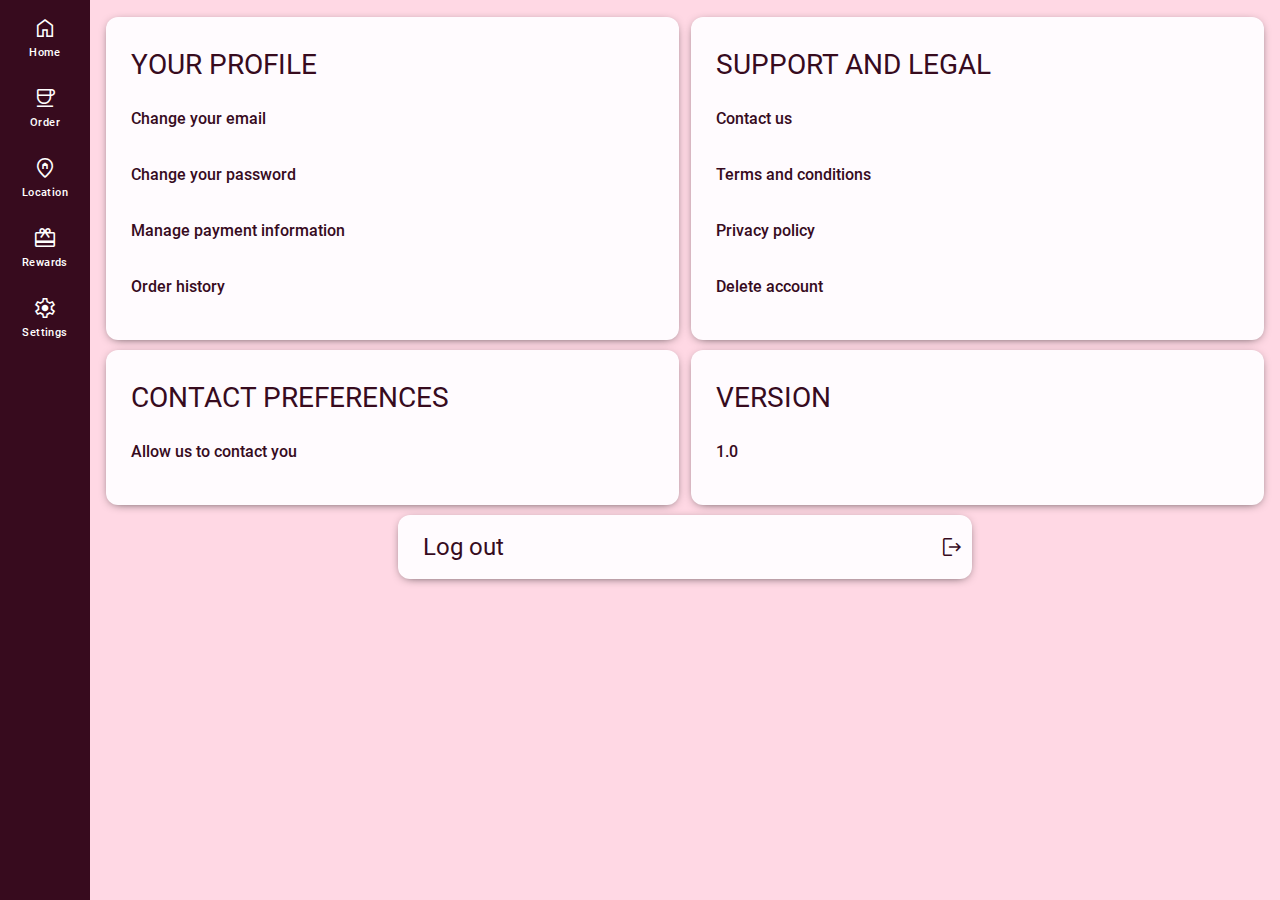
<file: PWA/settings.html>
<!DOCTYPE html>
<html lang="en">

<head>
    <meta charset="UTF-8">
    <meta http-equiv="X-UA-Compatible" content="IE=edge">
    <meta name="viewport" content="width=device-width, initial-scale=1.0">
    <meta name="description" content="Baristars - App settings">
    <!-- START ICONS/THEME -->
    <link rel="apple-touch-icon" sizes="180x180" href="images/icons/apple-touch-icon.png">
    <link rel="icon" type="image/png" sizes="32x32" href="images/icons/favicon-32x32.png">
    <link rel="icon" type="image/png" sizes="194x194" href="images/icons/favicon-194x194.png">
    <link rel="icon" type="image/png" sizes="192x192" href="images/icons/android-chrome-192x192.png">
    <link rel="icon" type="image/png" sizes="16x16" href="images/icons/favicon-16x16.png">
    <link rel="mask-icon" href="images/icons/safari-pinned-tab.svg" color="#492532">
    <meta name="msapplication-TileColor" content="#492532">
    <meta name="msapplication-TileImage" content="images/icons/mstile-144x144.png">
    <meta name="theme-color" content="#ffd8e4">
    <!-- END ICONS/THEME -->
    <link rel="manifest" href="manifest.json"> 
    <link rel="stylesheet" href="css/md-root.css">
    <link rel="stylesheet" href="css/md-components-small.css">
    <link rel="stylesheet" href="css/md-components-large.css">
    <link rel="stylesheet" href="https://fonts.googleapis.com/css2?family=Material+Symbols+Outlined:opsz,wght,FILL,GRAD@20..48,100..700,0..1,-50..200" />
    <title>Baristars - Apps</title>
</head>

<body>

    <header>
        
        <!-- TOP APP BAR -->
        <div id="md-top-app-bar-centered">
            <div class="logo" alt="Baristars Logo"></div>
        </div>
        <!-- END TOP APP BAR -->
        
        <!-- BOTTOM APP BAR -->
        <nav>
            <ul id="md-cp-bottom-app-bar">
                <li>
                    <a href="home.html" class="nav-text">
                        <span class="material-symbols-outlined">&#xe88a;</span>
                        <span class="nav-icon-text">Home</span>
                    </a>
                </li>
                <li>
                    <a href="order.html" class="nav-text">
                        <span class="material-symbols-outlined">&#xefef;</span>
                        <span class="nav-icon-text">Order</span>
                    </a>
                </li>
                <li>
                    <a href="location.html" class="nav-text">
                        <span class="material-symbols-outlined">&#xf14d;</span>
                        <span class="nav-icon-text">Location</span>
                    </a>
                </li>
                <li>
                    <a href="rewards.html" class="nav-text">
                        <span class="material-symbols-outlined">&#xe8b1;</span>
                        <span class="nav-icon-text">Rewards</span>
                    </a>
                </li>
                <li>
                    <a aria-current="page" href="settings.html" class="nav-text">
                        <span class="material-symbols-outlined">&#xe8b8;</span>
                        <span class="nav-icon-text">Settings</span>
                    </a>
                </li>                
            </ul>
        </nav>
        <!-- END BOTTOM APP BAR -->
        
    </header>

    <main id="content-container">

        <article class="body-text-container" id="settings-title">
            <h1 class="md-font-title-large">Hi Customer</h1>
            <p class="md-font-title-medium">What can we do to help?</p>
        </article>

        <article class="md-list settings-list" id="settings-list">
            
            <dl>
                <dt>your profile</dt>
                <a href="#" target="_self"><dd>Change your email</dd></a>
                <a href="#" target="_self"><dd>Change your password</dd></a>
                <a href="#" target="_self"><dd>Manage payment information</dd></a>
                <a href="#" target="_self"><dd>Order history</dd></a>
            </dl>
            
            <dl>
                <dt>support and legal</dt>
                <a href="#" target="_self"><dd>Contact us</dd></a>
                <a href="#" target="_self"><dd>Terms and conditions</dd></a>
                <a href="#" target="_self"><dd>Privacy policy</dd></a>
                <a href="#" target="_self"><dd>Delete account</dd></a>
            </dl>

            <dl>
                <dt>contact preferences</dt>
                <a href="#" target="_self"><dd>Allow us to contact you</dd></a>
            </dl>
            
            <dl>
                <dt>version</dt>
                <dd>1.0</dd>
            </dl>

            <dl class="logout-list-item" id="logout-box">
                <a href="index.html" target="_self">
                    <dd>
                        <span class=>Log out</span>
                        <span class="material-symbols-outlined">&#xe9ba;</span>
                    </dd>
                </a>
            </dl>

        </article>
        
    </main>

    <footer>
        
    </footer>

    <script>
        //check whether browser support service workers
        if ('serviceWorker' in navigator) {
            //wait until page loaded to avoid delaying rendering
            window.addEventListener('load', function() {
                //register service worker
                navigator.serviceWorker.register('serviceworker.js').then(
                    function(registration) {
           console.log('Service worker registration successful',registration);
                    }, 
                    function(err) {
                   console.log('Service worker registration failed', err);
                });
            });
        }
    </script>

</body>

</html>
</file>
<file: PWA/css/md-root.css>
/* md-root.css */
/* Written by Darren Halpin */
/* 
Adapted from Material Design 3 guidelines:
https://m3.material.io/styles
-- This style sheet defines the core styles
*/

/* MAIN ROOT STYLES */
/* Colour Pallet */
@media (prefers-color-scheme: dark) {
/* Dark mode colour scheme */
:root { 
    --md-col-primary: #D0BCFF; /* primary80 */
    --md-col-primary-container: #4F378B; /* primary30 */
    --md-col-on-primary: #371E73; /* primary20 */
    --md-col-on-primary-container: #EADDFF; /* primary90 */
    --md-col-inverse-primary: #6750A4; /* primary40 */

    --md-col-secondary: #CCC2DC; /* secondary80 */
    --md-col-secondary-container: #4A4458; /* secondary30 */
    --md-col-on-secondary: #332D41; /* secondary20 */
    --md-col-on-secondary-container: #E8DEF8; /* secondary90 */

    --md-col-tertiary: #EFB8C8; /* tertiary80 */
    --md-col-tertiary-container: #633B48; /* tertiary30 */
    --md-col-on-tertiary: #492532; /* tertiary20 */
    --md-col-on-tertiary-container: #FFD8E4; /* tertiary90 */

    --md-col-surface: #1C1B1F; /* neutral10 */
    --md-col-surface-tint: #D0BCFF; /* primary */
    --md-col-surface-variant: #49454F; /* neutral-variant30 */
    --md-col-on-surface: #E6E1E5; /* neutral90 */
    --md-col-on-surface-variant: #CAC4D0; /* neutral-variant80 */   
    --md-col-inverse-surface: #E6E1E5; /* neutral90 */   
    --md-col-inverse-on-surface: #313033; /* neutral20 */

    --md-col-background: #1C1B1F; /* neutral10 */
    --md-col-on-background: #E6E1E5; /* neutral90 */

    --md-col-error: #F2B8B5; /* error80 */
    --md-col-error-container: #8C1D18; /* error30 */
    --md-col-on-error: #601410; /* error20 */
    --md-col-on-error-container: #F9DEDC; /* error90 */

    --md-col-outline: #938F99; /* neutral-variant60 */
    --md-col-outline-variant: #444746; /* neutral-variant30 */
    --md-col-shadow: #000000; /* neutral0 */
    --md-col-scrim: #000000; /* neutral0 */

    --md-logo: url('../images/logo/Baristars-Logo-1ldpi.png');
    --md-bg-opac: 0.8;
    }
}
        
@media (prefers-color-scheme: light) {
/* Light mode colour scheme */
:root {
    --md-col-primary: #6750A4; /* primary40 */
    --md-col-primary-container: #EADDFF; /* primary90 */
    --md-col-on-primary: #FFFFFF; /* primary100 */
    --md-col-on-primary-container: #21005E; /* primary10 */
    --md-col-inverse-primary: #D0BCFF; /* primary80 */

    --md-col-secondary: #625B71; /* secondary40 */
    --md-col-secondary-container: #E8DEF8; /* secondary90 */
    --md-col-on-secondary: #FFFFFF; /* secondary100 */
    --md-col-on-secondary-container: #1E192B; /* secondary10 */

    --md-col-tertiary: #7D5260; /* tertiary40 */
    --md-col-tertiary-container: #FFD8E4; /* tertiary90 */
    --md-col-on-tertiary: #FFFFFF; /* tertiary100 */
    --md-col-on-tertiary-container: #370B1E; /* tertiary10 */

    --md-col-surface: #FFFBFE; /* neutral99 */
    --md-col-surface-variant: #E7E0EC; /* neutral-variant90 */
    --md-col-on-surface: #1C1B1F; /* neutral0 */
    --md-col-on-surface-variant: #49454E; /* neutral-variant30 */
    --md-col-surface-tint: #6750A4; /* primary */
    --md-col-inverse-surface: #313033; /* neutral20 */
    --md-col-inverse-on-surface: #F4EFF4; /* neutral95 */

    --md-col-background: #FFFBFE; /* neutral99 */
    --md-col-on-background: #1C1B1F; /* neutral10 */
    
    --md-col-error: #B3261E; /* error40 */
    --md-col-error-container: #F9DEDC; /* error90 */
    --md-col-on-error: #FFFFFF; /* error100 */
    --md-col-on-error-container: #410E0B; /* error10 */

    --md-col-outline: #79747E; /* neutral-variant50 */
    --md-col-outline-variant: #C4C7C5; /* neutral-variant80 */
    --md-col-shadow: #000000; /* neutral0 */
    --md-col-scrim: #000000; /* neutral0 */

    --md-logo: url('../images/logo/Baristars-Logo-White-1ldpi.png');
    --md-bg-opac: 0.6;
    }
}

/* Shapes */
/*
A dp is equal to one physical pixel on a screen with a density of 160. 

To calculate dp:
dp = (width in pixels * 160) / screen density

When writing CSS, use px wherever dp or sp is stated. 
Dp only needs to be used in developing for Android.
*/
    :root {
        --md-shape-none: 0px;
        --md-shape-extra-small: 4px;
        --md-shape-extra-small-top: 4px 4px 0px 0px;
        --md-shape-small: 8px;
        --md-shape-medium: 12px;
        --md-shape-medium-top: 12px 12px 0px 0px;
        --md-shape-large: 16px;
        --md-shape-large-end: 0px 16px 16px 0px;
        --md-shape-large-top: 16px 16px 0px 0px;
        --md-shape-extra-large: 28px;
        --md-shape-extra-large-top: 28px 28px 0px 0px;
        --md-shape-full: 28px 28px 28px 28px;
    }

/* Elevetion */
    :root {
        --md-elev-level0: 0;
        --md-elev-level1: 1;
        --md-elev-level2: 2;
        --md-elev-level3: 3;
        --md-elev-level4: 4;
        --md-elev-level5: 5;
        --md-elev-level6: 6;
    }

/* Shadows */
    :root {
        --md-shadow: 0px 2px 11px -5px var(--md-col-shadow);
    }

/* Opaticy */
    :root {
        --md-opac-disabled: 0.38; /* 0.62 */
        --md-opac-enabled: 1;
        --md-opac-hover-state: 0.50; /* 0.92 */
        --md-opac-focus-state: 0.12; /* 0.88 */
        --md-opac-pressed-state: 0.12; /* 0.88 */
        --md-opac-dragged-state: 0.16; /* 0.84 */
    }

/* Typography */
    @font-face {
        font-family: 'roboto_regular';
        font-style: normal;
        font-weight: 400;
        src: url('../fonts/Roboto-Regular.woff') format('woff');
    }

    @font-face {
        font-family: 'roboto_medium';
        font-style: normal;
        font-weight: 500;
        src: url('../fonts/Roboto-Medium.woff') format('woff');
    }

    :root {
        --font-regular: 'roboto_regular', Arial, Verdana, Tahoma, sans-serif;
        --font-medium: 'roboto_medium', Arial, Verdana, Tahoma, sans-serif;

        /* shorthand format 
        font: font-style font-variant font-weight font-size/line-height font-family 
        /* 64sp x 0.0625 = rem */

        --md-font-display-xlarge: normal normal 500 7rem/6.5rem var(--font-regular);
        --md-font-display-large: normal normal 400 3.563rem/4rem var(--font-regular);
        --md-font-display-medium: normal normal 400 2.813rem/3.25rem var(--font-regular);
        --md-font-display-small: normal normal 400 2.25rem/2.75rem var(--font-regular);
        --md-font-headline-large: normal normal 400 2rem/2.5rem var(--font-regular);
        --md-font-headline-medium: normal normal 400 1.75rem/2.25rem var(--font-regular);
        --md-font-headline-small: normal normal 400 1.5rem/2rem var(--font-regular);    
        --md-font-title-large: normal normal 400 1.375rem/1.75rem var(--font-regular);
        --md-font-title-medium: normal normal 500 1rem/1.5rem var(--font-medium);
        --md-font-title-small: normal normal 500 0.875rem/1.25rem var(--font-medium);
        --md-font-label-large: normal normal 500 0.875rem/1.25rem var(--font-medium);
        --md-font-label-medium: normal normal 500 0.75rem/1rem var(--font-medium);
        --md-font-label-small: normal normal 500 0.688rem/1rem var(--font-medium);
        --md-font-body-large: normal normal 500 0.938rem/1.5rem var(--font-medium);
        --md-font-body-medium: normal normal 400 0.875rem/1.25rem var(--font-regular);
        --md-font-body-small: normal normal 400 0.75rem/1rem var(--font-regular);
    }

    /* Type classes */
    /*
    Including styles (as above), plus line height and tracking
    */
        /*
        DISPLAY
        There are three display styles in the default type scale: Large, medium, and small. 
        As the largest text on the screen, display styles are reserved for short, important 
        text or numerals. They work best on large screens.

        For display type, consider choosing a more expressive font, such as a handwritten 
        or script style. 

        If available, set the appropriate optical size to your usage.
        */

            .md-font-display-large {
                font: var(--md-font-display-large);
                line-height: 4rem;
                letter-spacing: 0rem;  
            }

            .md-font-display-medium {
                font: var(--md-font-display-medium);
                line-height: 3.25rem;
                letter-spacing: 0rem; 
            }

            .md-font-display-small {
                font: var(--md-font-display-small);
                line-height: 2.75rem;
                letter-spacing: 0rem;  
            }

        /*
        HEADLINE
        Headlines are best-suited for short, high-emphasis text on smaller screens. 
        These styles can be good for marking primary passages of text or important 
        regions of content.

        Headlines can also make use of expressive typefaces, provided that appropriate 
        line height and letter spacing is also integrated to maintain readability.
        */

            .md-font-headline-large {
                font: var(--md-font-headline-large);
                line-height: 2.5rem;
                letter-spacing: 0rem;  
            }

            .md-font-headline-medium {
                font: var(--md-font-headline-medium);
                line-height: 2.25rem;
                letter-spacing: 0rem;  
            }

            .md-font-headline-small {
                font: var(--md-font-headline-small);
                line-height: 2rem; 
                letter-spacing: 0rem;  
            }


        /*
        TITLE
        Titles are smaller than headline styles, and should be used for medium-emphasis 
        text that remains relatively short. For example, consider using title styles to 
        divide secondary passages of text or secondary regions of content.

        For titles, use caution when using expressive fonts, including display, 
        handwritten, and script styles.
        */

            .md-font-title-large {
                font: var(--md-font-title-large);
                line-height: 1.75rem;
                letter-spacing: 0rem;  
            }

            .md-font-title-medium {
                font: var(--md-font-title-medium);
                line-height: 1.5rem;
                letter-spacing: 0.015rem;  
            }

            .md-font-title-small {
                font: var(--md-font-title-small);
                line-height: 1.25rem;
                letter-spacing: 0.01rem;  
            }

        /*
        LABEL 
        styles are smaller, utilitarian styles, used for things like the text inside 
        components or for very small text in the content body, such as captions. 

        Buttons, for example, use the label large style.
        */

            .md-font-label-large {
                font: var(--md-font-label-large);
                line-height: 1.25rem;
                letter-spacing: 0.1rem;  
            }

            .md-font-label-medium {
                font: var(--md-font-label-medium);
                line-height: 1rem;
                letter-spacing: 0.5rem;  
            }

            .md-font-label-small {
                font: var(--md-font-label-small);
                line-height: 1rem;
                letter-spacing: 0.5rem;  
            }

        /*
        BODY
        Body styles are used for longer passages of text in your app. 

        Use typefaces intended for body styles, which are readable at smaller sizes and 
        can be comfortably read in longer passages.

        Avoid expressive or decorative fonts for body text because these can be harder 
        to read at small sizes.
        */

            .md-font-body-large {
                font: var(--md-font-body-large);
                line-height: 1.5rem;
                letter-spacing: 0.05rem;  
            }

            .md-font-body-medium {
                font: var(--md-font-body-medium);
                line-height: 1.25rem;
                letter-spacing: 0.025rem;  
            }

            .md-font-body-small {
                font: var(--md-font-body-small);
                line-height: 1rem;
                letter-spacing: 0.04rem;  
            }
</file>
<file: PWA/css/md-components-small.css>
@media screen and (max-width: 75em)
{
/* md-components.css */
/* Written by Darren Halpin */
/* 
Adapted from Material Design 3 guidelines:
https://m3.material.io/components
-- This style sheet applys the core styles (in md-root.css) to
-- component classes 
*/

/* GENERAL RESETS */

html, body, img, picture, p, h1, h2, h3, h4, h5, 
ol, ul, li, dl, dt, dd, article, aside, section, nav {
    margin: 0;
    padding: 0;
}

img, picture, section {
    display: block;
    box-sizing: border-box;
}

/* COMPONENT STYLES */

/*------------------*/
/* -- NAVIGATION -- */
/*------------------*/

    /* Bottom app bar */
       
    #md-cp-bottom-app-bar { /* For screen navigation */
        border-radius: var(--md-shape-none);
        background-color: var(--md-col-on-tertiary-container);
        color: var(--md-col-on-tertiary);
        z-index: var(--md-elev-level2);
        position: fixed;
        bottom: 0;
        width: 100%;
        box-sizing: border-box;
        list-style-type: none;
        padding: 0em 1em 0em 1em;
        margin: 0em;
        display: flex;
        flex-flow: row nowrap;
        justify-content: space-evenly;
        align-items: center;
        align-content: center;
    }

    #md-cp-bottom-app-bar li {
        box-sizing: border-box;            
        width: 25%;
        text-align: center;
    }

    .material-symbols-outlined {
        font-variation-settings:
        'FILL' 0,
        'wght' 400,
        'GRAD' 0,
        'opsz' 48
    }
    
    .nav-icon-text {
        display: block;
    }

    .nav-text {
        font: var(--md-font-label-small);
        color: var(--on-surface-variant);
        opacity: var(--md-opac-enabled);
        display: block;
        box-sizing: border-box;
        min-height: 20px;
        line-height: 1rem;
        letter-spacing: 0.025rem; 
        text-decoration: none;
        text-align: center;
        padding: 4px 0px 4px 0px;
    }

    .nav-text:disabled { opacity: var(--md-opac-disabled) }
    .nav-text:hover { opacity: var(--md-opac-hover-state) }
    .nav-text:focus { opacity: var(--md-opac-focus-state) }
    .nav-text:active { opacity: var(--md-opac-pressed-state) }
    
/* Top app bar - For actions (back, copy etc) */
    #md-top-app-bar-centered {
        border-radius: var(--md-shape-none);
        background-color: var(--md-col-on-tertiary-container);
        color: var(--md-col-on-surface-variant);
        z-index: var(--md-elev-level2);
        position: fixed;
        top: 0;
        width: 100%;
        height: 80px;
        box-sizing: border-box;
        list-style-type: none;
        padding: 0em 1em 0em 1em;
        margin: 0em;
        display: flex;
        flex-flow: row nowrap;
        justify-content: space-evenly;
        align-items: center;
        align-content: center;
    }

    .logo {
        max-height: 50px;
    }

    .logo:not([src]) {
        background-image: var(--md-logo);
        background-repeat: no-repeat;
        background-size: 160px 50px;
        display: inline-block;
        height: 50px;
        width: 160px;
    }

/*---------------*/
/* -- ACTIONS -- */
/*---------------*/

    /* Common Buttons */

        /* Elevated button */
        .md-cp-button-common-elevated {
            border-radius: var(--md-shape-full);
            border: none;
            background-color: var(--md-col-surface);
            box-shadow: var(--md-shadow);
            z-index: var(--md-elev-level1);
            color: var(--md-col-primary);
            font: var(--md-font-label-large);
            opacity: var(--md-opac-enabled);
            height: 40px;
            padding: 0px, 24px, 0px, 24px; /* left and right */ 
            text-align: center;
        }
        

    /* Filled button */
        .md-cp-button-common-filled {
            border-radius: var(--md-shape-full);
            border: none;
            background-color: var(--md-col-tertiary-container);
            z-index: var(--md-elev-level0);
            color: var(--md-col-on-tertiary-container);
            font: var(--md-font-label-large);
            opacity: var(--md-opac-enabled);
            height: 40px;
            padding: 0px 24px 0px 24px; /* left and right */ 
            text-align: center;
            cursor: pointer;
        }

    /* -> common button states <- */ 

        .md-cp-button-common-elevated:disabled,
        .md-cp-button-common-filled:disabled
        {
            background-color: var(--md-col-surface);
            color: var(--md-col-on-surface);
            z-index: var(--md-elev-level0);
            opacity: var(--md-opac-disabled);
        }

        .md-cp-button-common-elevated:hover,
        .md-cp-button-common-filled:hover
        {
            z-index: var(--md-elev-level2);
            opacity: var(--md-opac-hover-state);
        }

        .md-cp-button-common-elevated:focus 
        .md-cp-button-common-filled:focus
        {
            z-index: var(--md-elev-level1);
            opacity: var(--md-opac-focus-state);
        }

        .md-cp-button-common-elevated:active 
        .md-cp-button-common-filled:active       
        {
            z-index: var(--md-elev-level1);
            opacity: var(--md-opac-pressed-state);
        }

        .md-cp-button-common-elevated-icon,
        .md-cp-button-common-filled-icon
        {
            color: var(--md-col-on-primary);
        }                               

/*-------------------*/
/* -- CONTAINMENT -- */
/*-------------------*/

    /* Cards */
        .md-card-elevated {
            border-radius: var(--md-shape-medium);
            border: none;
            box-shadow: var(--md-shadow);
            background-color: var(--md-col-background);
            z-index: var(--md-elev-level1);
            box-sizing: border-box;
            margin: 0px 6px 25px 6px;
        }

        picture.card-img-container {            
            border-radius: var(--md-shape-medium-top);
            width: 100%;
            height: 200px;
            margin: 0px;
            padding: 0px;
            overflow: hidden;
        }

        .card-img-refer {
            width: 100%;
            position: relative;
            top: -10px;
            margin-bottom: -10px; /* offset image shift above */
        }

        .card-img-fave {
            width: 100%;
            position: relative;
            top: -25px;
            margin-bottom: -25px; /* offset image shift above */
        }

        .card-img-takeaway {
            width: 100%;
            position: relative;
            top: -205px;
            margin-bottom: -205px; /* offset image shift above */
        }

        .card-img-milk {
            width: 100%;
            position: relative;
            top: -150px;
            margin-bottom: -150px; /* offset image shift above */
        }

        .card-img-sizes {
            width: 135%;
            position: relative;
            top: -65px;
            left: -60px;
            margin-bottom: -65px; /* offset image shift above */
        }

        .card-img-iced {
            width: 100%;
            position: relative;
            top: -150px;
            margin-bottom: -150px; /* offset image shift above */
        }

        .card-img-choc {
            width: 100%;
            position: relative;
            top: -270px;
            margin-bottom: -270px; /* offset image shift above */
        }

        .card-img-tea {
            width: 100%;
            position: relative;
            top: -230px;
            margin-bottom: -230px; /* offset image shift above */
        }

        .card-img-coffee {
            width: 150%;
            position: relative;
            top: -280px;
            left: -30px;
            margin-bottom: -280px; /* offset image shift above */
        }

        .card-img-friends {
            width: 120%;
            position: relative;
            top: -100px;
            left: -50px;
            margin-bottom: -100px; /* offset image shift above */
        }

        .card-text-container {
            display: block;
            padding: 9px 18px 9px 18px;
        }

        .card-text-container h1, h2, h3, h4, h5 {
            padding-bottom: 5px;
            color: var(--md-col-tertiary);
        }

        .card-text-container p {
            padding-bottom: 5px;
            color: var(--md-col-on-tertiary-container);
        }

        .md-card-filled {
            border-radius: var(--md-shape-medium);
            border: none;
            background-color: var(--md-col-surface-variant);
            color: var(--md-col-on-surface-variant);
            z-index: var(--md-elev-level1);
            margin: 4px;
        }

        .md-card-outlined {
            border-radius: var(--md-shape-medium);
            border: 1px solid var(--md-col-outline);
            background-color: var(--md-col-surface);
            color: var(--md-col-on-surface);
            z-index: var(--md-elev-level1);
            opacity: var(--md-opac-enabled);
            margin: 4px;
        }

        .md-card-elevated:disabled,
        .md-card-filled:disabled,
        .md-card-outlined:disabled
        {
            background-color: var(--md-col-surface);
            color: var(--md-col-on-surface);
            z-index: var(--md-elev-level0);
            opacity: var(--md-opac-disabled);
        }

    /* List */

        dl, dt, dl, ul, ol, li {
            border: none;
        }

        .md-list {
            box-sizing: border-box;
            border-radius: var(--md-shape-none);
            width: 100%;
            background-color: var(--md-col-background);
            color: var(--md-col-on-tertiary-container);
            padding: 0px;
        }

        .md-list article:nth-of-type(1) {
            margin-left: -5px;
        }

        .md-list dl.parent-category {
            box-sizing: border-box;
            width: 100%;
            margin-top: -15px;
        }

        .settings-list {
            background-color: var(--md-col-tertiary-container);
        }

        .md-list dt {
            box-sizing: border-box;
            display: block;
            width: 100%;
            font: var(--md-font-label-large);
            text-transform: uppercase;
            font-weight: bold;
            padding: 30px 0px 8px 0px;
            border-bottom: 0.5px solid var(--md-col-on-tertiary-container);
        }

        dl > dl span:nth-of-type(1) {
            padding-left: 25px;
        }

        dl > dl dd:nth-of-type(1) {
            margin-top: -15px;
            padding-top: 0px;
        }

        dl > dl dd span {
            font: var(--md-font-title-small);
            text-transform: uppercase;
        }

        .md-list dl dd:last-child {
            border-bottom: none;    
        }

        #last-list-item {
            border-bottom: none;
        }

        .md-list dd {
            box-sizing: border-box;
            display: block;
            width: 100%;
            font: var(--md-font-title-medium);
            padding: 16px 0px 16px 0px;
            border-bottom: 0.5px solid var(--md-col-on-tertiary-container);
        }

        .md-list a dd {
            color: var(--md-col-on-tertiary-container);
            cursor: pointer;
        }

        .md-list a:hover dd {
            color: var(--md-col-tertiary);
        }

        .logout-list-item {
            box-sizing: border-box;
            margin: 30px 0px 0px 0px;
        }

        .logout-list-item dd span {
            padding-right: 8px;
        }

        .logout-list-item dd {
            display: flex;
            flex-flow: row nowrap;
            justify-content: space-between;
            align-items: center;
        }

        label.list-toggler {
            width: 100%;
            box-sizing: border-box;
            display: flex;
            flex-flow: row nowrap;
            justify-content: space-between;
            align-items: center;
        }

        .list-toggler span {
            display: block;
        }

        .logout-list-item span {
            display: block;
        }

        .md-list li {
            border-radius: var(--md-shape-none);
            display: block;
            background-color: var(--md-col-surface);
            z-index: var(--md-elev-level0);
        }

        .md-list li h1 { /* Headline */ 
            color: var(--md-col-on-surface); 
            font: var(--md-font-body-large);
            line-height: 1.5rem;
            letter-spacing: 0.5rem;             
        }

        .md-list li p { /* Supporting text - optional */
            color: var(--md-col-on-surface-variant); 
            font: var(--md-font-body-medium);
            line-height: 1.25rem;
            letter-spacing: 0.25rem; 
        }

        .md-list li p.trailing-text { /* Trailing supporting text - optional */
            color: var(--md-col-on-surface-variant); 
            font: var(--md-font-body-small);
            line-height: 1rem;
            letter-spacing: 0.4rem;
        }

/*-----------------*/
/* -- SELECTION -- */
/*-----------------*/

    /* Radio button */

        input[type="radio"] {
            /* Add if not using autoprefixer */
            -webkit-appearance: none;
            appearance: none;
            /* For iOS < 15 to remove gradient background */
            background-color: #fff;
            /* Not removed via appearance */
            margin: 0;
            font: inherit;
            color: var(--md-col-tertiary-container);
            width: 1.15em;
            height: 1.15em;
            border: 0.15em solid var(--md-col-tertiary-container);
            border-radius: 50%;
            transform: translateY(-0.075em);
            display: grid;
            place-content: center;
        }

        input[type="radio"]::before {
            content: "";
            width: 0.65em;
            height: 0.65em;
            border-radius: 50%;
            transform: scale(0);
            transition: 120ms transform ease-in-out;
            box-shadow: inset 1em 1em var(--md-col-tertiary-container);
        }

        input[type="radio"]:checked::before {
            transform: scale(1);
        }

        .form-control + .form-control {
            margin-top: 1em;
        }
    
    
        .md-radio-button {
            border-radius: var(--md-shape-none);
        }

        .md-radio-button:checked {
            border-radius: var(--md-shape-none);
            color: var(--md-col-tertiary-container);
        }

        input[type="radio"]:hover {
            cursor: pointer;
        }

    /* Checkbox */
        .md-checkbox {
            border-radius: var(--md-shape-extra-small);
        }

        .md-checkbox:checked {
            border-radius: var(--md-shape-extra-small);
        }

        .md-checkbox:indeterminate {
            border-radius: var(--md-shape-extra-small);
        }

        input[type="checkbox"]:hover {
            cursor: pointer;
        }

/*-------------------*/
/* -- TEXT INPUTS -- */
/*-------------------*/

    /* Text fields */    
        .md-text-filled {
            border-radius: var(--md-shape-extra-small);
        }

        input.md-text-outlined {
            border-radius: var(--md-shape-extra-small);
            font: var(--md-font-label-large);
            color: var(--md-col-on-tertiary-container);
            background-color: var(--md-col-surface);
            display: block;
            box-sizing: border-box;
            width: 100%;
            padding: 12px;
        }

        input.md-text-outlined:focus {
            outline: none;
        }

        fieldset.text-input-field {
            margin: 10px 0px 20px 0px;
            padding: 0px;
            border: 1px solid var(--md-col-on-tertiary-container);
            border-radius: var(--md-shape-extra-small);
        }

        fieldset.text-input-field legend {
            font: var(--md-font-label-small);
            color: var(--md-col-on-tertiary-container);
            padding: 0px 4px 0px 4px;
            margin-left: 10px;
        }

        fieldset.text-input-field label {
            display: none;
            
        }

        fieldset.text-input-field input {
            border: none;
        }

/*---------------------*/
/* -- MISC ELEMENTS -- */
/*---------------------*/

/* root element adjustments */

    body {
        background-color: var(--md-col-tertiary-container);
    }

    aside {
        box-sizing: border-box;
    }

    a {
        text-decoration: none;
    }

    footer {
        background-color: var(--md-col-tertiary-on-container);
        color: var(--md-col-tertiary-container);
        margin-bottom: 40px;
    }

    fieldset {
        border: none;
        display: block;
        box-sizing: border-box;
    }

    label {
        font: var(--md-font-title-large);
    }

/* General styles */

    main#content-container {
        margin-top: 80px;
        padding: 10px;
        box-sizing: border-box;
    }

    main#content-container-settings,
    main#content-container-location {
        margin-top: 80px;
        padding: 0px;
        box-sizing: border-box;
    }

    #content-head-home {
        display: block;
        box-sizing: border-box;
        width: 100%;
    }

    #content-main {
        display: block;
        box-sizing: border-box;
        width: 100%;
    }

    .body-text-container {
        padding: 20px 0px 15px 6px;
    }

    .body-text-container-location {
        padding: 20px 0px 15px 6px;
        text-align: center;
    }

    .body-text-container h1.md-font-title-large {
        color: var(--md-col-on-tertiary-container);   
    }

    .body-text-container p.md-font-title-medium {
        color: var(--md-col-tertiary);
    }

    .body-text-container:nth-of-type(1) {
        padding: 15px 0px 15px 6px;
    }

    .body-text-container-note {
        padding: 0px 0px 0px 6px;
        
    }

    .body-text-container-note p {
        display: flex;
        flex-flow: row nowrap;
        justify-content: flex-start;
        align-items: flex-start;
        align-content: space-around;
    }

    .body-text-container-note p a {
        display: block;
        min-height: 40px;
        color: var(--md-col-tertiary);
        padding: 10px 20px 0px 0px;
    }

    .body-text-container-note a:hover {
        color: var(--md-col-on-tertiary-container); 
    }

    .body-text-container-location h1,
    .body-text-container-location h2 {
        color: var(--md-col-on-tertiary-container);
    }

    .body-text-container-location p {
        color: var(--md-col-tertiary);
    }

/* Login page styles */

    #content-container-login #login-card {
        width: 95vw;
        margin: 95px auto;
    }

/* Home page styles */

    #content-container #content-head-home {
        text-align: center;
    }

    #content-container .card-text-container h2 {
        margin: 20px 0px 10px 0px;
    }

    #content-container .card-text-container p {
        margin: 0px 0px 20px 0px;
    }

/* Location page styles */

    picture.map-img-container {            
        border-radius: var(--md-shape-medium-top);
        width: 100%;
        height: auto;
        margin: 0px;
        padding: 0px;
        overflow: hidden;
    }

    .card-img-location {
        width: 100%;
        height: auto;
        position: relative;
        top: 0px;
        margin-bottom: 0px; /* offset image shift above */
    }

    .opening-times {
        border-top: 0.5px solid var(--md-col-tertiary);
        display: block;
        margin: 0px 6px 0px 6px;
    }

    .opening-times p {
        width: 50%;
        margin: 0 auto;
        display: flex;
        flex-flow: row nowrap;
        justify-content: space-between;
        align-items: center;
    }

    .opening-times h2 { 
        text-transform: uppercase;
    }

    .opening-times p span:nth-of-type(1) {
        font-weight: bold;
    }

/* Order page styles */

    #content-container-order {
        margin-top: 80px;
        padding-bottom: 10px;
    }

    #content-head-order {
        text-align: center;
    }    

    article#place-order-card .card-text-container .body-text-container .order-bar-title,
    article#place-order-card .card-text-container .body-text-container .order-bar-subhead,
    article#place-order-card .card-text-container .body-text-container .order-bar-detail {
        display: block;
        width: 100%;
    }

    article#place-order-card .card-text-container .body-text-container .order-bar-title {
        font: var(--md-font-headline-medium);
        margin-bottom: 10px;
    }

    article#place-order-card .card-text-container .body-text-container .order-bar-subhead {
        font: var(--md-font-title-large);
        margin-top: 10px;
    }

    article#place-order-card .card-text-container .body-text-container .order-bar-detail {
        font: var(--md-font-body-large);
        margin-bottom: 10px;
    }

    #place-order-button {
        margin-top: 0px;
    }

/* Order page initial hides */

    .show {
        display: block;
    }

    .hide {
        display: none;
    }

    .card-404 {
        text-align: center;
    }

    #options-trigger-coffee,
    #options-trigger-tea,
    #options-trigger-choc,
    #options-trigger-iced {
        margin: 0px;
        padding: 0px;
        cursor: pointer;
        transform-origin: center center;
        transform: rotate(-90deg);
        transition: transform .8s cubic-bezier(0.42, 0, 0.15, 1.4);
    }

    #options-trigger-coffee.clicked,
    #options-trigger-tea.clicked,
    #options-trigger-choc.clicked,
    #options-trigger-iced.clicked {
        transform: rotate(0deg);
    }

/* Rewards page styles */

    #content-container-rewards {
        margin-top: 80px;
        padding-bottom: 10px;
    }

    #content-container-rewards #rewards-title {
        text-align: center;
    }

    #content-container-rewards .card-text-container h2 {
        margin: 20px 0px 10px 0px;
    }

    #content-container-rewards .card-text-container p {
        margin: 0px 0px 20px 0px;
    }

    #content-container-rewards #order-free {
        margin: 10px 0px -20px 0px;
    }

/* 404 page styles */

    #content-container-404 .login-card {
        width: 95vw;
        margin: 95px auto;
        text-align: center;
    } 

} /* END MEDIA QUERY */
</file>
<file: PWA/css/md-components-large.css>
@media screen and (min-width: 75em)
and (max-width: 240em) 
{
/* md-components.css */
/* Written by Darren Halpin */
/* 
Adapted from Material Design 3 guidelines:
https://m3.material.io/components
-- This style sheet applys the core styles (in md-root.css) to
-- component classes 
*/

/* GENERAL RESETS */

html, body, img, picture, p, h1, h2, h3, h4, h5, 
ol, ul, li, dl, dt, dd, article, aside, nav {
    margin: 0px;
    padding: 0px;
}

img, picture {
    display: block;
    box-sizing: border-box;
}

/* COMPONENT STYLES */

/*------------------*/
/* -- NAVIGATION -- */
/*------------------*/

    /* Bottom app bar */
       
        #md-cp-bottom-app-bar { /* For screen navigation */
            border-radius: var(--md-shape-none);
            background-color: var(--md-col-on-tertiary-container);
            color: var(--md-col-on-tertiary);
            z-index: var(--md-elev-level2);
            position: fixed;
            left: 0px;
            top: 0px;
            width: 90px;
            height: 100%;
            padding: 1em 0em 0em 0em;
            margin: 0em;
            box-sizing: border-box;
            list-style-type: none;
            display: flex;
            flex-flow: column nowrap;
            justify-content: flex-start;
            align-items: center;
            align-content: center;
        }

        #md-cp-bottom-app-bar li {
            box-sizing: border-box;            
            width: 100%;
            text-align: center;
            padding-bottom: 25px;
        }

        .material-symbols-outlined {
            font-variation-settings:
            'FILL' 0,
            'wght' 400,
            'GRAD' 0,
            'opsz' 48
        }
        
        .nav-icon-text {
            display: block;
        }

        .nav-text {
            font: var(--md-font-label-small);
            color: var(--on-surface-variant);
            opacity: var(--md-opac-enabled);
            display: block;
            box-sizing: border-box;
            min-height: 20px;
            line-height: 1rem;
            letter-spacing: 0.025rem; 
            text-decoration: none;
            text-align: center;
            padding: 0px 0px 0px 0px;
        }

        .nav-text:disabled { opacity: var(--md-opac-disabled) }
        .nav-text:hover { opacity: var(--md-opac-hover-state) }
        .nav-text:focus { opacity: var(--md-opac-focus-state) }
        .nav-text:active { opacity: var(--md-opac-pressed-state) }
        
    /* Top app bar - For actions (back, copy etc) */
        #md-top-app-bar-centered {
            display: none;
        }

        .logo {
            max-width: 80px;
        }

        .logo:not([src]) {
            background-image: var(--md-logo);
            background-repeat: no-repeat;
            background-size: 160px 50px;
            display: inline-block;
            height: 50px;
            width: 160px;
        }

        .md-top-app-bar-small {
            border-radius: var(--md-shape-none);
        }

        .md-top-app-bar-medium {
            border-radius: var(--md-shape-none);
        }

        .md-top-app-bar-large {
            border-radius: var(--md-shape-none);
        }

/*---------------*/
/* -- ACTIONS -- */
/*---------------*/

    /* Common Buttons */

        /* Elevated button */
        .md-cp-button-common-elevated {
            border-radius: var(--md-shape-full);
            border: none;
            background-color: var(--md-col-surface);
            box-shadow: var(--md-shadow);
            z-index: var(--md-elev-level1);
            color: var(--md-col-primary);
            font: var(--md-font-label-large);
            opacity: var(--md-opac-enabled);
            height: 40px;
            padding: 0px 24px 0px 24px; /* left and right */ 
            text-align: center;
        }

        /* Filled button */
            .md-cp-button-common-filled {
                border-radius: var(--md-shape-full);
                border: none;
                background-color: var(--md-col-tertiary-container);
                z-index: var(--md-elev-level0);
                color: var(--md-col-on-tertiary-container);
                font: var(--md-font-label-large);
                opacity: var(--md-opac-enabled);
                height: 40px;
                padding: 0px 24px 0px 24px; /* left and right */ 
                text-align: center;
                cursor: pointer;
            }

    /* -> common button states <- */ 

        .md-cp-button-common-elevated:disabled,
        .md-cp-button-common-filled:disabled
        {
            background-color: var(--md-col-surface);
            color: var(--md-col-on-surface);
            z-index: var(--md-elev-level0);
            opacity: var(--md-opac-disabled);
        }

        .md-cp-button-common-elevated:hover,
        .md-cp-button-common-filled:hover
        {
            z-index: var(--md-elev-level2);
            opacity: var(--md-opac-hover-state);
        }

        .md-cp-button-common-elevated:focus 
        .md-cp-button-common-filled:focus
        {
            z-index: var(--md-elev-level1);
            opacity: var(--md-opac-focus-state);
        }

        .md-cp-button-common-elevated:active 
        .md-cp-button-common-filled:active       
        {
            z-index: var(--md-elev-level1);
            opacity: var(--md-opac-pressed-state);
        }

        .md-cp-button-common-elevated-icon,
        .md-cp-button-common-filled-icon
        {
            color: var(--md-col-on-primary);
        }                               

/*-------------------*/
/* -- CONTAINMENT -- */
/*-------------------*/

    /* Cards */
        .md-card-elevated {
            border-radius: var(--md-shape-medium);
            border: none;
            box-shadow: var(--md-shadow);
            background-color: var(--md-col-background);
            z-index: var(--md-elev-level1);
            box-sizing: border-box;
            /* margin: 0px 6px 25px 6px; */
            /*max-width: 33%;*/
        }

        picture.card-img-container {            
            border-radius: var(--md-shape-medium-top);
            width: 100%;
            height: 200px;
            margin: 0px;
            padding: 0px;
            overflow: hidden;
        }

        .card-img-refer {
            width: 100%;
            position: relative;
            top: -10px;
            margin-bottom: -10px; /* offset image shift above */
        }

        .card-img-fave {
            width: 100%;
            position: relative;
            top: -25px;
            margin-bottom: -25px; /* offset image shift above */
        }

        .card-img-takeaway {
            width: 100%;
            position: relative;
            top: -205px;
            margin-bottom: -205px; /* offset image shift above */
        }

        .card-img-milk {
            width: 100%;
            position: relative;
            top: -230px;
            margin-bottom: -230px; /* offset image shift above */
        }

        .card-img-sizes {
            width: 135%;
            position: relative;
            top: -80px;
            left: -60px;
            margin-bottom: -80px; /* offset image shift above */
        }

        .card-img-iced {
            width: 100%;
            position: relative;
            top: -120px;
            margin-bottom: -120px; /* offset image shift above */
        }

        .card-img-choc {
            width: 100%;
            position: relative;
            top: -230px;
            margin-bottom: -230px; /* offset image shift above */
        }

        .card-img-tea {
            width: 100%;
            position: relative;
            top: -200px;
            margin-bottom: -230px; /* offset image shift above */
        }

        .card-img-coffee {
            width: 150%;
            position: relative;
            top: -235px;
            left: -30px;
            margin-bottom: -235px; /* offset image shift above */
        }

        .card-img-friends {
            width: 120%;
            position: relative;
            top: -100px;
            left: -50px;
            margin-bottom: -100px; /* offset image shift above */
        }

        .card-text-container {
            display: block;
            box-sizing: border-box;
            padding: 9px 18px 9px 18px;
        }

        .card-text-container h1, h2, h3, h4, h5 {
            padding-bottom: 5px;
            margin: 0px;
            color: var(--md-col-tertiary);
        }

        .card-text-container p {
            padding-bottom: 5px;
            margin: 0px;
            color: var(--md-col-on-tertiary-container);
        }

        .md-card-elevated:disabled,
        .md-card-filled:disabled,
        .md-card-outlined:disabled
        {
            background-color: var(--md-col-surface);
            color: var(--md-col-on-surface);
            z-index: var(--md-elev-level0);
            opacity: var(--md-opac-disabled);
        }

    /* List */

        dl, dt, dl, ul, ol, li {
            border: none;
        }

        .md-list {
            box-sizing: border-box;
            border-radius: var(--md-shape-none);
            width: 100%;
            background-color: var(--md-col-background);
            color: var(--md-col-on-tertiary-container);
            padding: 0px;
        }

        .md-list dl {
            box-sizing: border-box;
            width: 100%;
        }

        .md-list dt {
            box-sizing: border-box;
            display: block;
            width: 100%;
            font: var(--md-font-label-large);
            text-transform: uppercase;
            font-weight: bold;
            padding: 30px 0px 8px 0px;
            border: none;
        }

        .md-list dd {
            box-sizing: border-box;
            display: block;
            width: 100%;
            font: var(--md-font-title-medium);
            padding: 16px 0px 16px 0px;
            border-bottom: 0.5px solid var(--md-col-on-tertiary-container);
        }

        .md-list dl dd:last-child {
            border-bottom: none;    
        }

        #last-list-item {
            border-bottom: none;
        }

        .md-list a dd {
            color: var(--md-col-on-tertiary-container);
            cursor: pointer;
        }

        .md-list a:hover dd {
            color: var(--md-col-tertiary);
        }

        .settings-list {
            background-color: var(--md-col-tertiary-container);
        }

        .logout-list-item {
            box-sizing: border-box;
            margin: 30px 0px 0px 0px;
        }

        .logout-list-item dd span {
            padding-right: 8px;
        }

        .logout-list-item dd {
            display: flex;
            flex-flow: row nowrap;
            justify-content: space-between;
            align-items: center;
        }

        label.list-toggler {
            width: 100%;
            box-sizing: border-box;
            display: flex;
            flex-flow: row nowrap;
            justify-content: space-between;
            align-items: center;
        }

        .list-toggler span {
            display: block;
        }

        .logout-list-item span {
            display: block;
        }

        .md-list li {
            border-radius: var(--md-shape-none);
            display: block;
            background-color: var(--md-col-surface);
            z-index: var(--md-elev-level0);
        }

        .md-list li h1 { /* Headline */ 
            color: var(--md-col-on-surface); 
            font: var(--md-font-body-large);
            line-height: 1.5rem;
            letter-spacing: 0.5rem; 
        }

        .md-list li p { /* Supporting text - optional */
            color: var(--md-col-on-surface-variant); 
            font: var(--md-font-body-medium);
            line-height: 1.25rem;
            letter-spacing: 0.25rem; 
        }

        .md-list li p.trailing-text { /* Trailing supporting text - optional */
            color: var(--md-col-on-surface-variant); 
            font: var(--md-font-body-small);
            line-height: 1rem;
            letter-spacing: 0.4rem;
        }

        dl > dl span:nth-of-type(1) {
            padding-left: 25px;
        }

        dl > dl dd:nth-of-type(1) {
            margin-top: -15px;
            padding-top: 0px;
        }

        dl > dl dd span {
            font: var(--md-font-title-small);
            text-transform: uppercase;
        }
  
/*-----------------*/
/* -- SELECTION -- */
/*-----------------*/

    /* Menu */
        .md-menu {
            border-radius: var(--md-shape-extra-small);
        }

    /* Radio button */

        input[type="radio"] {
            /* Add if not using autoprefixer */
            -webkit-appearance: none;
            appearance: none;
            /* For iOS < 15 to remove gradient background */
            background-color: #fff;
            /* Not removed via appearance */
            margin: 0;
            font: inherit;
            color: var(--md-col-tertiary-container);
            width: 1.15em;
            height: 1.15em;
            border: 0.15em solid var(--md-col-tertiary-container);
            border-radius: 50%;
            transform: translateY(-0.075em);
            display: grid;
            place-content: center;
        }

        input[type="radio"]::before {
            content: "";
            width: 0.65em;
            height: 0.65em;
            border-radius: 50%;
            transform: scale(0);
            transition: 120ms transform ease-in-out;
            box-shadow: inset 1em 1em var(--md-col-tertiary-container);
        }

        input[type="radio"]:checked::before {
            transform: scale(1);
        }

        .form-control + .form-control {
            margin-top: 1em;
        }
    
    
        .md-radio-button {
            border-radius: var(--md-shape-none);
        }

        .md-radio-button:checked {
            border-radius: var(--md-shape-none);
            color: var(--md-col-tertiary-container);
        }

        input[type="radio"]:hover {
            cursor: pointer;
        }

    /* Checkbox */
        .md-checkbox {
            border-radius: var(--md-shape-extra-small);
        }

        .md-checkbox:checked {
            border-radius: var(--md-shape-extra-small);
        }

        .md-checkbox:indeterminate {
            border-radius: var(--md-shape-extra-small);
        }

        input[type="checkbox"]:hover {
            cursor: pointer;
        }

/*-------------------*/
/* -- TEXT INPUTS -- */
/*-------------------*/

    /* Text fields */    
        .md-text-filled {
            border-radius: var(--md-shape-extra-small);
        }

        input.md-text-outlined {
            border-radius: var(--md-shape-extra-small);
            font: var(--md-font-label-large);
            color: var(--md-col-on-tertiary-container);
            background-color: var(--md-col-surface);
            display: block;
            box-sizing: border-box;
            width: 100%;
            padding: 12px;
        }

        input.md-text-outlined:focus {
            outline: none;
        }

        fieldset.text-input-field {
            margin: 10px 0px 20px 0px;
            padding: 0px;
            border: 1px solid var(--md-col-on-tertiary-container);
            border-radius: var(--md-shape-extra-small);
        }

        fieldset.text-input-field legend {
            font: var(--md-font-label-small);
            color: var(--md-col-on-tertiary-container);
            padding: 0px 4px 0px 4px;
            margin-left: 10px;
        }

        fieldset.text-input-field label {
            display: none;
            
        }

        fieldset.text-input-field input {
            border: none;
        }

/*---------------------*/
/* -- MISC ELEMENTS -- */
/*---------------------*/

/* root element adjustments */

    body {
        background-color: var(--md-col-tertiary-container);
    }

    aside {
        box-sizing: border-box;
    }

    a {
        text-decoration: none;
    }

    footer {
        background-color: var(--md-col-tertiary-on-container);
        color: var(--md-col-tertiary-container);
        margin-bottom: 40px;
    }

    fieldset {
        border: none;
        display: block;
        box-sizing: border-box;
    }

    label {
        font: var(--md-font-title-large);
    }

/* Content layout */

    main#content-container,
    main#content-container-location,
    main#content-container-rewards {
        margin-top: -3px;
        margin-left: 90px;
        padding: 10px;
        box-sizing: border-box;
    }

    main#content-container-order {
        margin-top: -3px;
        margin-left: 290px;
        padding: 10px;
        box-sizing: border-box;
    }

    #content-head-home,
    #content-head-order {
        border-radius: var(--md-shape-medium);
        border: none;
        box-shadow: var(--md-shadow);
        background-color: var(--md-col-background);
        z-index: var(--md-elev-level1);
        display: flex;
        justify-content: center;
        align-items: center;
        box-sizing: border-box;
        height: 75vh;
        margin: 0px 0px 25px 0px;
        padding: 100px 0px 100px 0px;
        max-width: 100%;
        text-align: center;
        position: relative;
        background:  no-repeat scroll center;
        background-size: cover;
    }

    /* for opacity adjustmet on large header card */

    #content-head-home:before,
    #content-head-order:before {
        content: ' ';
        display: block;
        position: absolute;
        left: 0;
        top: 0;
        width: 100%;
        height: 100%;
        opacity: var(--md-bg-opac);
        border-radius: var(--md-shape-medium);
        background-repeat: no-repeat;
        background-position: 50% 0;
        background-size: cover;
    }

    #content-head-home:before {
        background-image: url('../images/stock/beans--pexels-photo-1695052.webp');
    }

    #content-head-order:before { 
        background-image: url('../images/stock/machine-pour-pexels-photo-324028.webp');
    }

    #content-head-home article,
    #content-head-order article {
        position: relative;
    }

/* content header type styles */

    #content-head-home article h1,
    #content-head-order article h1 {
        font: var(--md-font-display-xlarge);
    }

    #content-head-home article p,
    #content-head-order article p {
        font: var(--md-font-display-small);
    }

/* main content styles */

    #content-main {
        box-sizing: border-box;
        display: flex;
        flex-flow: row wrap;
        justify-content: space-between;
        align-items: top;
        align-content: center;
        margin: 0px 50px 0px 50px;
    }

    #content-main article {
        display: block; 
        max-width: 32%;
        margin: 0px 0px 0px 0px;
    }

    .body-text-container h1.md-font-title-large {
        color: var(--md-col-on-tertiary-container);   
    }

    .body-text-container p.md-font-title-medium {
        color: var(--md-col-on-tertiary-container);
    }

    .body-text-container:nth-of-type(1) {
        padding: 15px 0px 15px 6px;
    }

    .body-text-container-note {
        padding: 0px 0px 0px 6px;
        
    }

    .body-text-container-note p {
        display: flex;
        flex-flow: row nowrap;
        justify-content: flex-start;
        align-items: flex-start;
        align-content: space-around;
    }

    .body-text-container-note p a {
        display: block;
        min-height: 40px;
        color: var(--md-col-tertiary);
        padding: 10px 20px 0px 0px;
    }

    .body-text-container-note a:hover {
        color: var(--md-col-on-tertiary-container); 
    }

    .body-text-container-location h1,
    .body-text-container-location h2 {
        color: var(--md-col-on-tertiary-container);
    }

    .body-text-container-location p {
        color: var(--md-col-tertiary);
    }

/* login page styles */ 

    #content-container-login #login-card {
        width: 45vw;
        margin: 25px auto;
    }    

/* location page styles */ 

    #content-main-location #location-card {
        width: 75vw;
        margin: 25px auto;
    }

    picture.map-img-container {            
        border-radius: var(--md-shape-medium-top);
        width: 100%;
        height: auto;
        margin: 0px;
        padding: 0px;
        overflow: hidden;
    }

    .card-img-location {
        width: 100%;
        height: auto;
        position: relative;
        top: 0px;
        margin-bottom: 0px; /* offset image shift above */
    }

    #location-details {
        box-sizing: border-box;
        display: flex;
        flex-flow: row wrap;
        justify-content:space-around;
        align-items: top;
        align-content: center;
        margin: 25px 50px 0px 50px;
    }

    #location-details div {
        border-radius: var(--md-shape-medium);
        border: none;
        box-shadow: var(--md-shadow);
        background-color: var(--md-col-background);
        z-index: var(--md-elev-level1);
        box-sizing: border-box;
        width: 40vw;
        padding: 25px;
        text-align: center;
    }

    .opening-times {
        border-top: 0.5px solid var(--md-col-tertiary);
        display: block;
        margin: 0px 6px 0px 6px;
    }

    .opening-times p {
        width: 50%;
        margin: 0 auto;
        display: flex;
        flex-flow: row nowrap;
        justify-content: space-between;
        align-items: center;
    }

    .opening-times h2 { 
        text-transform: uppercase;
    }

    .opening-times p span:nth-of-type(1) {
        font-weight: bold;
    }

    /*
    #location-details {
        box-sizing: border-box;
        display: flex;
        flex-flow: row wrap;
        justify-content:space-around;
        align-items: top;
        align-content: center;
        margin: 25px 50px 0px 50px;
    }

    #location-details div {
        border-radius: var(--md-shape-medium);
        border: none;
        box-shadow: var(--md-shadow);
        background-color: var(--md-col-background);
        z-index: var(--md-elev-level1);
        box-sizing: border-box;
        width: 40vw;
        padding: 25px;
        text-align: center;
    }

    .opening-times {
        border-top: 0.5px solid var(--md-col-tertiary);
        display: block;
        margin: 0px 6px 0px 6px;
    }

    .opening-times p {
        width: 50%;
        margin: 0 auto;
        display: flex;
        flex-flow: row nowrap;
        justify-content: space-between;
        align-items: center;
    }

    .opening-times h2 { 
        text-transform: uppercase;
    }

    .opening-times p span:nth-of-type(1) {
        font-weight: bold;
    }
    */

/* Order page styles */

/* Order page card flex */

    #drink-type {
        box-sizing: border-box;
        display: flex;
        flex-flow: row wrap;
        justify-content: space-between;
        align-items: center top; 
        align-content: center;
        margin: 0px;
        padding: 0px;
    }

    #drink-type article { 
        display: block;
        margin: 5px;
        padding: 0px;
        flex: 32%;
    }

    /* Secondary left bar for order screen */
    /* 5th of type - Contains last article */

        #drink-type article:nth-of-type(5) {
            flex-basis: 0;
            display: block;  
            border-radius: var(--md-shape-none);
            background-color: var(--md-col-on-tertiary-container);
            box-sizing: border-box;
            box-shadow: none;
            border-left: 1px solid var(--md-col-on-tertiary);
            position: fixed;
            margin: 0px;
            padding: 0px;
            left: 90px;
            top: 0px;
            width: 200px;
            height: 100%;
            overflow-y: scroll;
        }

/* Order page initial hides */

    .show {
        display: block;
    }

    .hide {
        display: none;
    }

/* Order page trigger styles */

    #options-trigger-coffee,
    #options-trigger-tea,
    #options-trigger-choc,
    #options-trigger-iced {
        margin: 0px;
        padding: 0px;
        cursor: pointer;
        transform-origin: center center;
        transform: rotate(-90deg);
        transition: transform .8s cubic-bezier(0.42, 0, 0.15, 1.4);
    }

    #options-trigger-coffee.clicked,
    #options-trigger-tea.clicked,
    #options-trigger-choc.clicked,
    #options-trigger-iced.clicked {
        transform: rotate(0deg);
    }

    article#place-order-card aside.card-text-container {
        box-sizing: border-box;
        display: block;
        width: 100%;
        padding: 14px 0px 0px 10px;
        margin: 0px;
    }

    article#place-order-card aside.card-text-container article.body-text-container {
        box-sizing: border-box;
        padding: 0px;
        margin: 0px;
    }

    article#place-order-card .card-text-container .body-text-container .order-bar-title,
    article#place-order-card .card-text-container .body-text-container .order-bar-subhead,
    article#place-order-card .card-text-container .body-text-container .order-bar-detail {
        color: var(--md-col-on-tertiary);
        display: block;
        width: 100%;
    }

    article#place-order-card .card-text-container .body-text-container .order-bar-title {
        font: var(--md-font-headline-small);
        margin-bottom: 10px;
    }

    article#place-order-card .card-text-container .body-text-container .order-bar-subhead {
        font: var(--md-font-title-medium);
        margin-top: 10px;
    }

    article#place-order-card .card-text-container .body-text-container .order-bar-detail {
        font: var(--md-font-body-small);
        margin-bottom: 10px;
    }

    #place-order-button {
        font: var(--md-font-label-medium);
        height: 40px;
    }

    #drink-options {
        box-sizing: border-box;
        display: flex;
        flex-flow: row wrap;
        justify-content:space-around;
        align-items: top;
        align-content: center;
        margin: 25px 50px 0px 50px; 
    }

    #drink-options article {
        display: block; 
        margin: 6px;
    }

/* Rewards page styles */

    #rewards-title {
        display: none;
    }    

    #content-container-rewards {
        box-sizing: border-box;
        display: flex;
        flex-flow: row nowrap;
        justify-content: space-around;
        align-items: top;
        align-content: center;
        margin: 0px;
        padding: 0px;
    }

    #content-container-rewards article:nth-of-type(2) { /* #refer-form-box */
        box-sizing: border-box;
        width: 30%;
        height: 60vh;
        margin-right: 10px;
    }

    #content-container-rewards article:nth-of-type(3) { /* #free-drinks-box */
        box-sizing: border-box;
        width: fit-content;
        height: 80vh;
    }

    #refer-form-box {
        padding-top: 25px;
    }

    #free-drinks-box {
        padding-top: 30px;
    }

    #free-drinks-box h2 {
        text-align: center;
        font: var(--md-font-display-small);
        padding: 0px;
        text-transform: uppercase;
    }

    aside#free-drinks-box form {
        display: block;
        text-align: center;
        margin: 20px auto;
    }

/* Settings page styles */

    #settings-title {
        display: none;
    }    

    #settings-list {
        box-sizing: border-box;
        display: flex;
        flex-flow: row wrap;
        justify-content: space-around;
        align-items: top;
        align-content: center;
        margin: 0px;
        padding: 0px;
    }    

    #settings-list dl {
        border-radius: var(--md-shape-medium);
        border: none;
        box-shadow: var(--md-shadow);
        background-color: var(--md-col-background);
        z-index: var(--md-elev-level1);
        box-sizing: border-box;
        width: 49%;
        margin: 10px 0px 0px 0px;
        padding: 0px 0px 25px 25px;
    } 
    
    #settings-list dl dt {
        font: var(--md-font-headline-medium);
    }

    #settings-list dl#logout-box {
        padding-bottom: 0px;
    }

    #logout-box a dd span:nth-of-type(1) {
        font: var(--md-font-headline-small);
    }


/* 404 page styles */

    #content-container-404 .login-card {
        width: 45vw;
        margin: 25px auto;
        text-align: center;
    } 

/* Registration page styles */

    #register-form-box {
        box-sizing: border-box;
        padding-bottom: 75px;
    }

    input[type="date"] {
        background-color: #492532;
        padding: 15px;
        position: absolute;
        transform: translate(-50%,-50%);
        top: 50%;
        left: 50%;
        font-family: "Roboto Mono",monospace;
        color: #ffffff;
        font-size: 18px;
        border: none;
        outline: none;
        border-radius: 5px;
    }

} /* END MEDIA QUERY */
</file>
